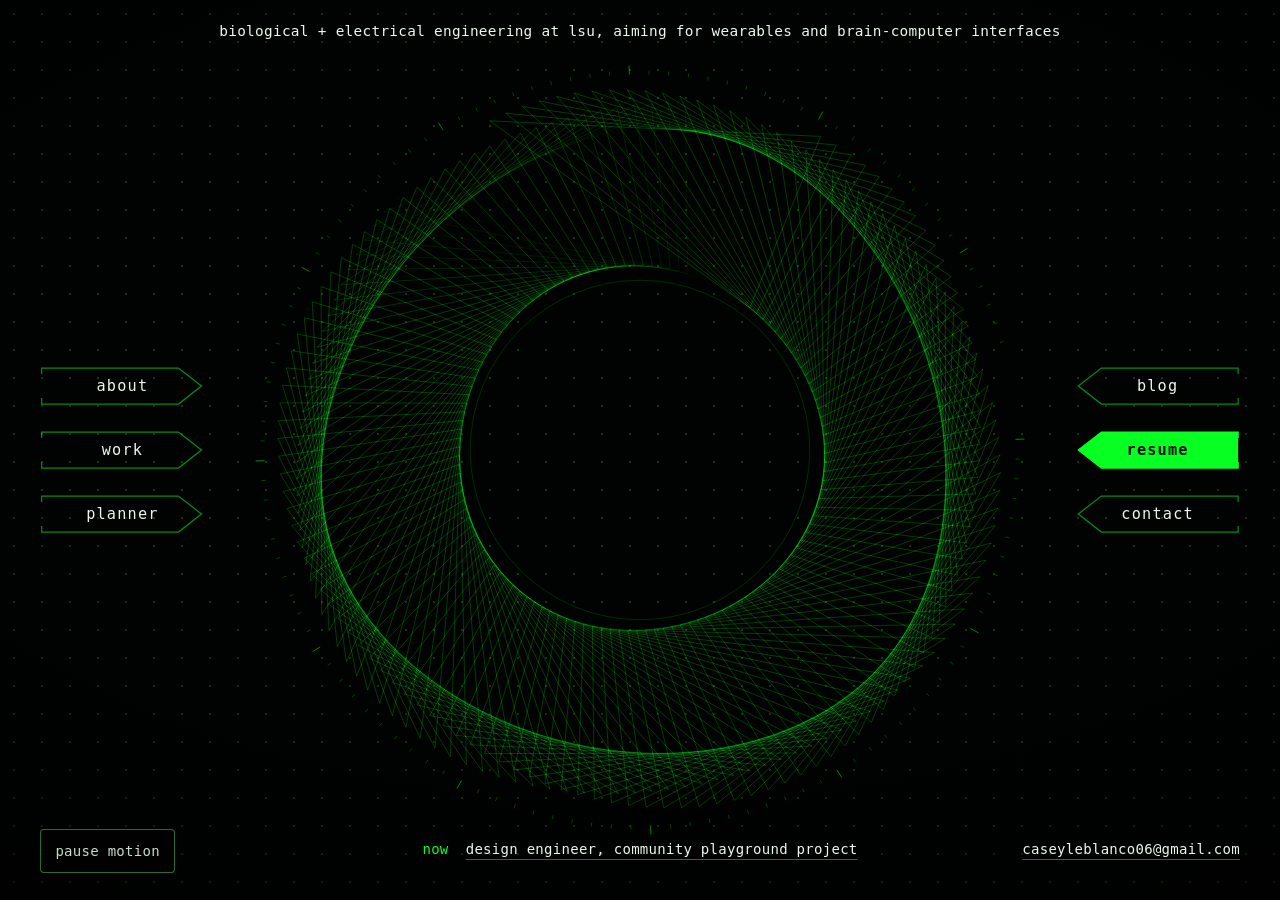
<file: index.html>
<!DOCTYPE html>
<html lang="en">
<head>
    <meta charset="utf-8">
    <meta name="viewport" content="width=device-width, initial-scale=1">
    <title>Casey LeBlanc | Computing whenever and wherever you need it</title>
    <meta name="description" content="Casey LeBlanc studies biological and electrical engineering at LSU, with a robotics minor, and is building toward wearable computing and brain-computer interfaces. Resume, projects and blog.">
    <meta name="color-scheme" content="dark">
    <meta name="theme-color" content="#060d09">
    <meta property="og:type" content="website">
    <meta property="og:site_name" content="Casey LeBlanc">
    <meta property="og:title" content="Casey LeBlanc | Computing whenever and wherever you need it">
    <meta property="og:description" content="Biological and electrical engineering at LSU, building toward wearable computing and brain-computer interfaces.">
    <meta property="og:url" content="https://caseyleblanc.dev/">
    <meta name="twitter:card" content="summary">
    <link rel="canonical" href="https://caseyleblanc.dev/">
    <link rel="icon" href="Assets/favicon.svg" type="image/svg+xml">
    <link rel="preload" href="Assets/Atkinson-Hyperlegible-Regular-102a.woff2" as="font" type="font/woff2" crossorigin>
    <link rel="preload" href="Assets/Atkinson-Hyperlegible-Bold-102.ttf" as="font" type="font/ttf" crossorigin>
    <link rel="stylesheet" href="site.css">
    <script>
        // links to the old one-page site (#about, #work, ...) land on the page that holds that section now
        (function () {
            var to = { "#about": "about/", "#work": "work/", "#writing": "blog/", "#contact": "about/#contact" }[location.hash];
            if (to) location.replace(to);
        })();
        // coming back to the menu from another page of the site: ring.js weaves the ring back together and
        // gathers the name, and the page you left recedes into it. A first visit gets the usual draw-in instead.
        (function () {
            var root = document.documentElement, back = false;
            try {
                var ref = document.referrer ? new URL(document.referrer) : null;
                var nav = performance.getEntriesByType("navigation")[0];
                var type = nav ? nav.type : "";
                back = ((ref && ref.origin === location.origin && ref.pathname !== location.pathname) || type === "back_forward") &&
                    type !== "reload" && matchMedia("(prefers-reduced-motion: no-preference)").matches && localStorage.getItem("ring-motion") !== "off";
            } catch (e) {
                /* storage or URL blocked: a plain arrival */
            }
            if (!back) return;
            root.classList.add("menu-return");
            addEventListener("pagereveal", function (e) {
                if (e.viewTransition) e.viewTransition.types.add("to-menu");
            });
            // never leave the menu hidden if ring.js does not run
            setTimeout(function () {
                root.classList.remove("menu-return");
            }, 2500);
        })();
    </script>
</head>
<body class="home">
    <a class="skip-link" href="#menu">skip to menu</a>

    <main class="home-stage" id="main" data-ring>
        <div class="ring" aria-hidden="true">
            <svg class="ring-still" viewBox="-100 -100 200 200" aria-hidden="true" focusable="false"><path class="ring-weave" d="M22.4 -36.6L-39.4 -77.5L39.4 -77.5ZM24.2 -35.4L-35.5 -79.3L43.2 -75.4ZM25.9 -34.2L-31.6 -80.9L46.7 -73.2ZM27.6 -33L-27.5 -82.2L50.2 -70.6ZM29.2 -31.6L-23.4 -83.2L53.5 -67.9ZM30.8 -30.2L-19.2 -84L56.6 -65ZM32.3 -28.7L-15 -84.5L59.5 -61.9ZM33.7 -27.1L-10.8 -84.8L62.2 -58.7ZM35.1 -25.5L-6.6 -84.9L64.7 -55.3ZM36.4 -23.8L-2.4 -84.7L67 -51.8ZM37.6 -22L1.7 -84.3L69.1 -48.2ZM38.8 -20.2L5.8 -83.7L71 -44.6ZM39.8 -18.3L9.9 -82.8L72.8 -40.8ZM40.8 -16.4L13.9 -81.8L74.3 -37ZM41.6 -14.4L17.8 -80.7L75.7 -33.2ZM42.4 -12.4L21.6 -79.4L76.9 -29.3ZM43 -10.3L25.4 -77.9L77.9 -25.4ZM43.5 -8.2L29.1 -76.3L78.8 -21.4ZM43.9 -6.1L32.7 -74.6L79.5 -17.5ZM44.2 -3.9L36.2 -72.7L80.1 -13.6ZM44.4 -1.7L39.7 -70.7L80.5 -9.6ZM44.4 0.4L43.1 -68.7L80.9 -5.6ZM44.4 2.6L46.4 -66.5L81.1 -1.7ZM44.2 4.8L49.7 -64.2L81.1 2.3ZM43.8 7L52.8 -61.8L81 6.3ZM43.4 9.1L55.9 -59.2L80.8 10.3ZM42.8 11.2L59 -56.6L80.5 14.3ZM42.2 13.3L61.9 -53.8L80 18.3ZM41.4 15.3L64.7 -50.9L79.3 22.3ZM40.5 17.2L67.5 -47.9L78.5 26.3ZM39.5 19.2L70.1 -44.8L77.5 30.2ZM38.4 21L72.5 -41.5L76.3 34.2ZM37.2 22.8L74.9 -38.1L74.9 38.1ZM36 24.6L77 -34.5L73.3 41.9ZM34.6 26.2L79 -30.9L71.5 45.7ZM33.2 27.8L80.8 -27.1L69.5 49.4ZM31.8 29.4L82.4 -23.2L67.3 53ZM30.2 30.8L83.8 -19.2L64.9 56.4ZM28.6 32.2L84.9 -15.1L62.2 59.7ZM27 33.5L85.8 -10.9L59.4 62.9ZM25.3 34.8L86.5 -6.7L56.4 65.9ZM23.5 35.9L86.8 -2.5L53.1 68.7ZM21.7 37L86.9 1.8L49.8 71.3ZM19.8 38.1L86.7 6L46.2 73.6ZM18 39L86.3 10.3L42.5 75.8ZM16 39.9L85.6 14.5L38.7 77.7ZM14.1 40.6L84.6 18.6L34.8 79.3ZM12.1 41.3L83.3 22.7L30.7 80.7ZM10.1 41.9L81.8 26.7L26.7 81.8ZM8 42.5L80.1 30.5L22.5 82.7ZM5.9 42.9L78.2 34.3L18.4 83.4ZM3.8 43.3L76.1 37.9L14.2 83.8ZM1.7 43.5L73.8 41.4L10 84ZM-0.4 43.6L71.3 44.7L5.8 83.9ZM-2.6 43.7L68.6 47.9L1.7 83.7ZM-4.7 43.6L65.9 51L-2.4 83.3ZM-6.9 43.4L63 53.9L-6.4 82.6ZM-9 43.1L60 56.6L-10.4 81.8ZM-11.2 42.7L56.9 59.2L-14.4 80.9ZM-13.3 42.2L53.7 61.7L-18.3 79.8ZM-15.3 41.6L50.4 64.1L-22.1 78.5ZM-17.4 40.8L47.1 66.3L-25.8 77.1ZM-19.4 40L43.7 68.4L-29.5 75.6ZM-21.3 39L40.3 70.4L-33.2 74ZM-23.2 37.9L36.7 72.3L-36.7 72.3ZM-25.1 36.7L33.2 74L-40.3 70.4ZM-26.8 35.4L29.5 75.6L-43.7 68.4ZM-28.5 34L25.8 77.1L-47.1 66.3ZM-30.1 32.5L22.1 78.5L-50.4 64.1ZM-31.6 31L18.3 79.8L-53.7 61.7ZM-33 29.3L14.4 80.9L-56.9 59.2ZM-34.3 27.6L10.4 81.8L-60 56.6ZM-35.6 25.8L6.4 82.6L-63 53.9ZM-36.7 24L2.4 83.3L-65.9 51ZM-37.8 22.1L-1.7 83.7L-68.6 47.9ZM-38.7 20.2L-5.8 83.9L-71.3 44.7ZM-39.5 18.2L-10 84L-73.8 41.4ZM-40.3 16.2L-14.2 83.8L-76.1 37.9ZM-40.9 14.2L-18.4 83.4L-78.2 34.3ZM-41.5 12.1L-22.5 82.7L-80.1 30.5ZM-41.9 10.1L-26.7 81.8L-81.8 26.7ZM-42.3 8L-30.7 80.7L-83.3 22.7ZM-42.6 5.9L-34.8 79.3L-84.6 18.6ZM-42.8 3.8L-38.7 77.7L-85.6 14.5ZM-42.9 1.7L-42.5 75.8L-86.3 10.3ZM-42.9 -0.4L-46.2 73.6L-86.7 6ZM-42.8 -2.5L-49.8 71.3L-86.9 1.8ZM-42.7 -4.6L-53.1 68.7L-86.8 -2.5ZM-42.4 -6.7L-56.4 65.9L-86.5 -6.7ZM-42.1 -8.8L-59.4 62.9L-85.8 -10.9ZM-41.7 -10.9L-62.2 59.7L-84.9 -15.1ZM-41.2 -12.9L-64.9 56.4L-83.8 -19.2ZM-40.6 -15L-67.3 53L-82.4 -23.2ZM-39.9 -17L-69.5 49.4L-80.8 -27.1ZM-39.1 -19L-71.5 45.7L-79 -30.9ZM-38.2 -20.9L-73.3 41.9L-77 -34.5ZM-37.2 -22.8L-74.9 38.1L-74.9 -38.1ZM-36.2 -24.7L-76.3 34.2L-72.5 -41.5ZM-35 -26.5L-77.5 30.2L-70.1 -44.8ZM-33.7 -28.3L-78.5 26.3L-67.5 -47.9ZM-32.4 -29.9L-79.3 22.3L-64.7 -50.9ZM-30.9 -31.6L-80 18.3L-61.9 -53.8ZM-29.4 -33.1L-80.5 14.3L-59 -56.6ZM-27.8 -34.6L-80.8 10.3L-55.9 -59.2ZM-26.1 -35.9L-81 6.3L-52.8 -61.8ZM-24.3 -37.2L-81.1 2.3L-49.7 -64.2ZM-22.5 -38.3L-81.1 -1.7L-46.4 -66.5ZM-20.6 -39.4L-80.9 -5.6L-43.1 -68.7ZM-18.6 -40.4L-80.5 -9.6L-39.7 -70.7ZM-16.6 -41.2L-80.1 -13.6L-36.2 -72.7ZM-14.5 -41.9L-79.5 -17.5L-32.7 -74.6ZM-12.4 -42.5L-78.8 -21.4L-29.1 -76.3ZM-10.3 -43L-77.9 -25.4L-25.4 -77.9ZM-8.2 -43.4L-76.9 -29.3L-21.6 -79.4ZM-6 -43.6L-75.7 -33.2L-17.8 -80.7ZM-3.9 -43.8L-74.3 -37L-13.9 -81.8ZM-1.7 -43.8L-72.8 -40.8L-9.9 -82.8ZM0.4 -43.7L-71 -44.6L-5.8 -83.7ZM2.6 -43.5L-69.1 -48.2L-1.7 -84.3ZM4.7 -43.2L-67 -51.8L2.4 -84.7ZM6.8 -42.9L-64.7 -55.3L6.6 -84.9ZM8.9 -42.4L-62.2 -58.7L10.8 -84.8ZM10.9 -41.8L-59.5 -61.9L15 -84.5ZM12.9 -41.1L-56.6 -65L19.2 -84ZM14.9 -40.4L-53.5 -67.9L23.4 -83.2ZM16.8 -39.5L-50.2 -70.6L27.5 -82.2ZM18.8 -38.6L-46.7 -73.2L31.6 -80.9ZM20.6 -37.7L-43.2 -75.4L35.5 -79.3Z"/><path class="ring-tick" d="M89.8 4.7L93.2 4.9M89.4 9.4L92.8 9.8M88.8 14.1L92.1 14.6M87.9 18.7L91.2 19.4M86.8 23.3L90.1 24.1M85.5 27.8L88.7 28.8M83.9 32.2L87.1 33.4M82.1 36.6L85.2 37.9M80.1 40.8L83.1 42.3M75.4 49L78.2 50.8M72.7 52.8L75.5 54.8M69.8 56.6L72.5 58.7M66.8 60.1L69.3 62.4M63.6 63.6L66 66M60.1 66.8L62.4 69.3M56.6 69.8L58.7 72.5M52.8 72.7L54.8 75.5M49 75.4L50.8 78.2M40.8 80.1L42.3 83.1M36.6 82.1L37.9 85.2M32.2 83.9L33.4 87.1M27.8 85.5L28.8 88.7M23.3 86.8L24.1 90.1M18.7 87.9L19.4 91.2M14.1 88.8L14.6 92.1M9.4 89.4L9.8 92.8M4.7 89.8L4.9 93.2M-4.7 89.8L-4.9 93.2M-9.4 89.4L-9.8 92.8M-14.1 88.8L-14.6 92.1M-18.7 87.9L-19.4 91.2M-23.3 86.8L-24.1 90.1M-27.8 85.5L-28.8 88.7M-32.2 83.9L-33.4 87.1M-36.6 82.1L-37.9 85.2M-40.8 80.1L-42.3 83.1M-49 75.4L-50.8 78.2M-52.8 72.7L-54.8 75.5M-56.6 69.8L-58.7 72.5M-60.1 66.8L-62.4 69.3M-63.6 63.6L-66 66M-66.8 60.1L-69.3 62.4M-69.8 56.6L-72.5 58.7M-72.7 52.8L-75.5 54.8M-75.4 49L-78.2 50.8M-80.1 40.8L-83.1 42.3M-82.1 36.6L-85.2 37.9M-83.9 32.2L-87.1 33.4M-85.5 27.8L-88.7 28.8M-86.8 23.3L-90.1 24.1M-87.9 18.7L-91.2 19.4M-88.8 14.1L-92.1 14.6M-89.4 9.4L-92.8 9.8M-89.8 4.7L-93.2 4.9M-89.8 -4.7L-93.2 -4.9M-89.4 -9.4L-92.8 -9.8M-88.8 -14.1L-92.1 -14.6M-87.9 -18.7L-91.2 -19.4M-86.8 -23.3L-90.1 -24.1M-85.5 -27.8L-88.7 -28.8M-83.9 -32.2L-87.1 -33.4M-82.1 -36.6L-85.2 -37.9M-80.1 -40.8L-83.1 -42.3M-75.4 -49L-78.2 -50.8M-72.7 -52.8L-75.5 -54.8M-69.8 -56.6L-72.5 -58.7M-66.8 -60.1L-69.3 -62.4M-63.6 -63.6L-66 -66M-60.1 -66.8L-62.4 -69.3M-56.6 -69.8L-58.7 -72.5M-52.8 -72.7L-54.8 -75.5M-49 -75.4L-50.8 -78.2M-40.8 -80.1L-42.3 -83.1M-36.6 -82.1L-37.9 -85.2M-32.2 -83.9L-33.4 -87.1M-27.8 -85.5L-28.8 -88.7M-23.3 -86.8L-24.1 -90.1M-18.7 -87.9L-19.4 -91.2M-14.1 -88.8L-14.6 -92.1M-9.4 -89.4L-9.8 -92.8M-4.7 -89.8L-4.9 -93.2M4.7 -89.8L4.9 -93.2M9.4 -89.4L9.8 -92.8M14.1 -88.8L14.6 -92.1M18.7 -87.9L19.4 -91.2M23.3 -86.8L24.1 -90.1M27.8 -85.5L28.8 -88.7M32.2 -83.9L33.4 -87.1M36.6 -82.1L37.9 -85.2M40.8 -80.1L42.3 -83.1M49 -75.4L50.8 -78.2M52.8 -72.7L54.8 -75.5M56.6 -69.8L58.7 -72.5M60.1 -66.8L62.4 -69.3M63.6 -63.6L66 -66M66.8 -60.1L69.3 -62.4M69.8 -56.6L72.5 -58.7M72.7 -52.8L75.5 -54.8M75.4 -49L78.2 -50.8M80.1 -40.8L83.1 -42.3M82.1 -36.6L85.2 -37.9M83.9 -32.2L87.1 -33.4M85.5 -27.8L88.7 -28.8M86.8 -23.3L90.1 -24.1M87.9 -18.7L91.2 -19.4M88.8 -14.1L92.1 -14.6M89.4 -9.4L92.8 -9.8M89.8 -4.7L93.2 -4.9"/><path class="ring-tick ring-tick-major" d="M89.9 0L97.4 0M77.8 44.9L84.3 48.7M44.9 77.8L48.7 84.3M0 89.9L0 97.4M-44.9 77.8L-48.7 84.3M-77.8 44.9L-84.3 48.7M-89.9 0L-97.4 0M-77.8 -44.9L-84.3 -48.7M-44.9 -77.8L-48.7 -84.3M0 -89.9L0 -97.4M44.9 -77.8L48.7 -84.3M77.8 -44.9L84.3 -48.7"/><circle class="ring-hole" r="40.6"/></svg>
            <canvas class="ring-canvas"></canvas>
        </div>

        <div class="who">
            <h1 class="who-name">Casey LeBlanc</h1>
        </div>
        <p class="home-id">biological + electrical engineering at lsu, aiming for wearables and brain&#8209;computer interfaces</p>

        <nav class="menu" id="menu" aria-label="Main">
            <ul>
                <li><a class="menu-link" href="about/" data-sector="205"><svg class="menu-frame" viewBox="0 0 200 48" preserveAspectRatio="none" aria-hidden="true" focusable="false"><path class="frame-fill" d="M2 6H168L196 24L168 42H2Z"/><path class="frame-line" d="M2 12V6H168L196 24L168 42H2V36"/></svg><span>about</span></a></li>
                <li><a class="menu-link" href="work/" data-sector="180"><svg class="menu-frame" viewBox="0 0 200 48" preserveAspectRatio="none" aria-hidden="true" focusable="false"><path class="frame-fill" d="M2 6H168L196 24L168 42H2Z"/><path class="frame-line" d="M2 12V6H168L196 24L168 42H2V36"/></svg><span>work</span></a></li>
                <li><a class="menu-link" href="planner/" data-sector="155"><svg class="menu-frame" viewBox="0 0 200 48" preserveAspectRatio="none" aria-hidden="true" focusable="false"><path class="frame-fill" d="M2 6H168L196 24L168 42H2Z"/><path class="frame-line" d="M2 12V6H168L196 24L168 42H2V36"/></svg><span>planner</span></a></li>
                <li><a class="menu-link" href="blog/" data-sector="335"><svg class="menu-frame" viewBox="0 0 200 48" preserveAspectRatio="none" aria-hidden="true" focusable="false"><path class="frame-fill" d="M2 6H168L196 24L168 42H2Z"/><path class="frame-line" d="M2 12V6H168L196 24L168 42H2V36"/></svg><span>blog</span></a></li>
                <li><a class="menu-link is-primary" href="resume/" data-sector="0"><svg class="menu-frame" viewBox="0 0 200 48" preserveAspectRatio="none" aria-hidden="true" focusable="false"><path class="frame-fill" d="M2 6H168L196 24L168 42H2Z"/><path class="frame-line" d="M2 12V6H168L196 24L168 42H2V36"/></svg><span>resume</span></a></li>
                <li><a class="menu-link" href="about/#contact" data-sector="25"><svg class="menu-frame" viewBox="0 0 200 48" preserveAspectRatio="none" aria-hidden="true" focusable="false"><path class="frame-fill" d="M2 6H168L196 24L168 42H2Z"/><path class="frame-line" d="M2 12V6H168L196 24L168 42H2V36"/></svg><span>contact</span></a></li>
            </ul>
        </nav>

        <p class="home-now"><span class="now-key">now</span> <a href="about/#experience">design engineer, community playground project</a></p>
        <a class="home-mail" href="mailto:caseyleblanco06@gmail.com">caseyleblanco06@gmail.com</a>
        <button class="motion-toggle" type="button" data-motion-toggle hidden>pause motion</button>
    </main>

    <script src="ring.js" defer></script>
</body>
</html>
</file>
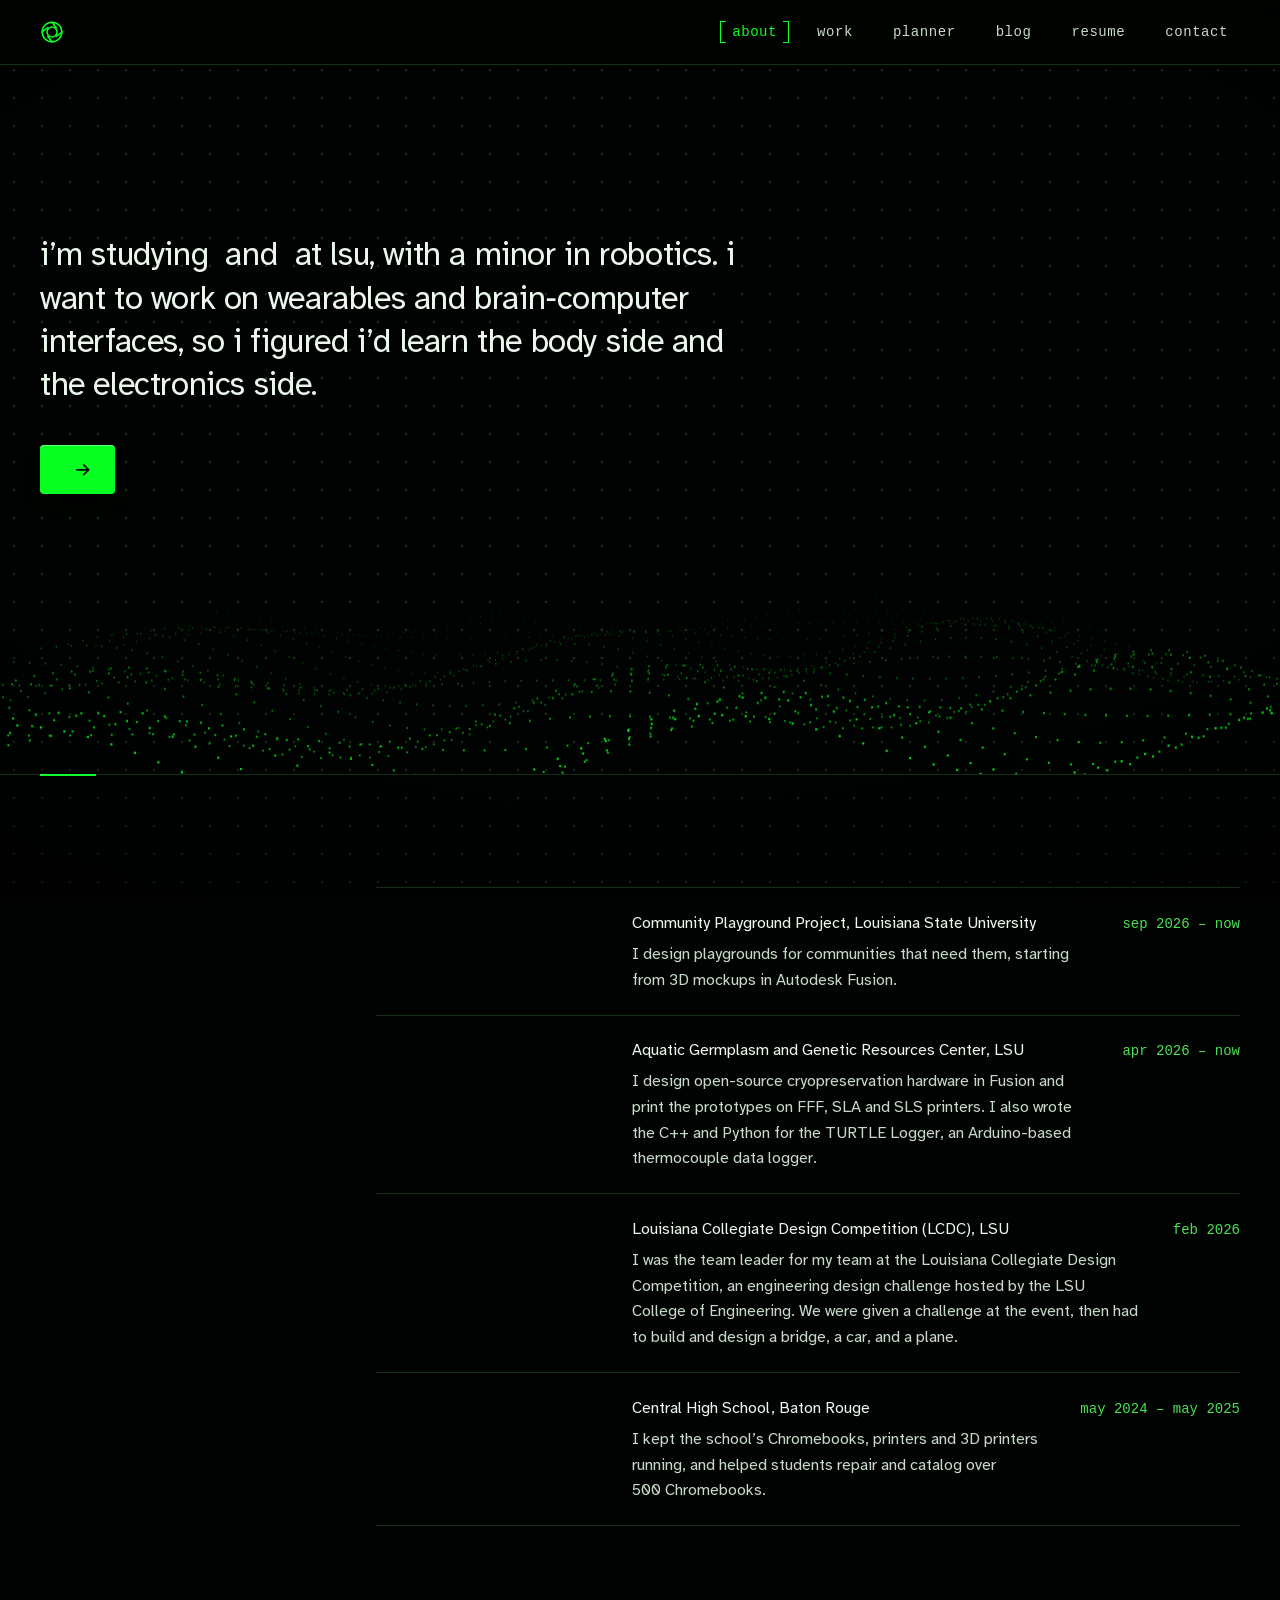
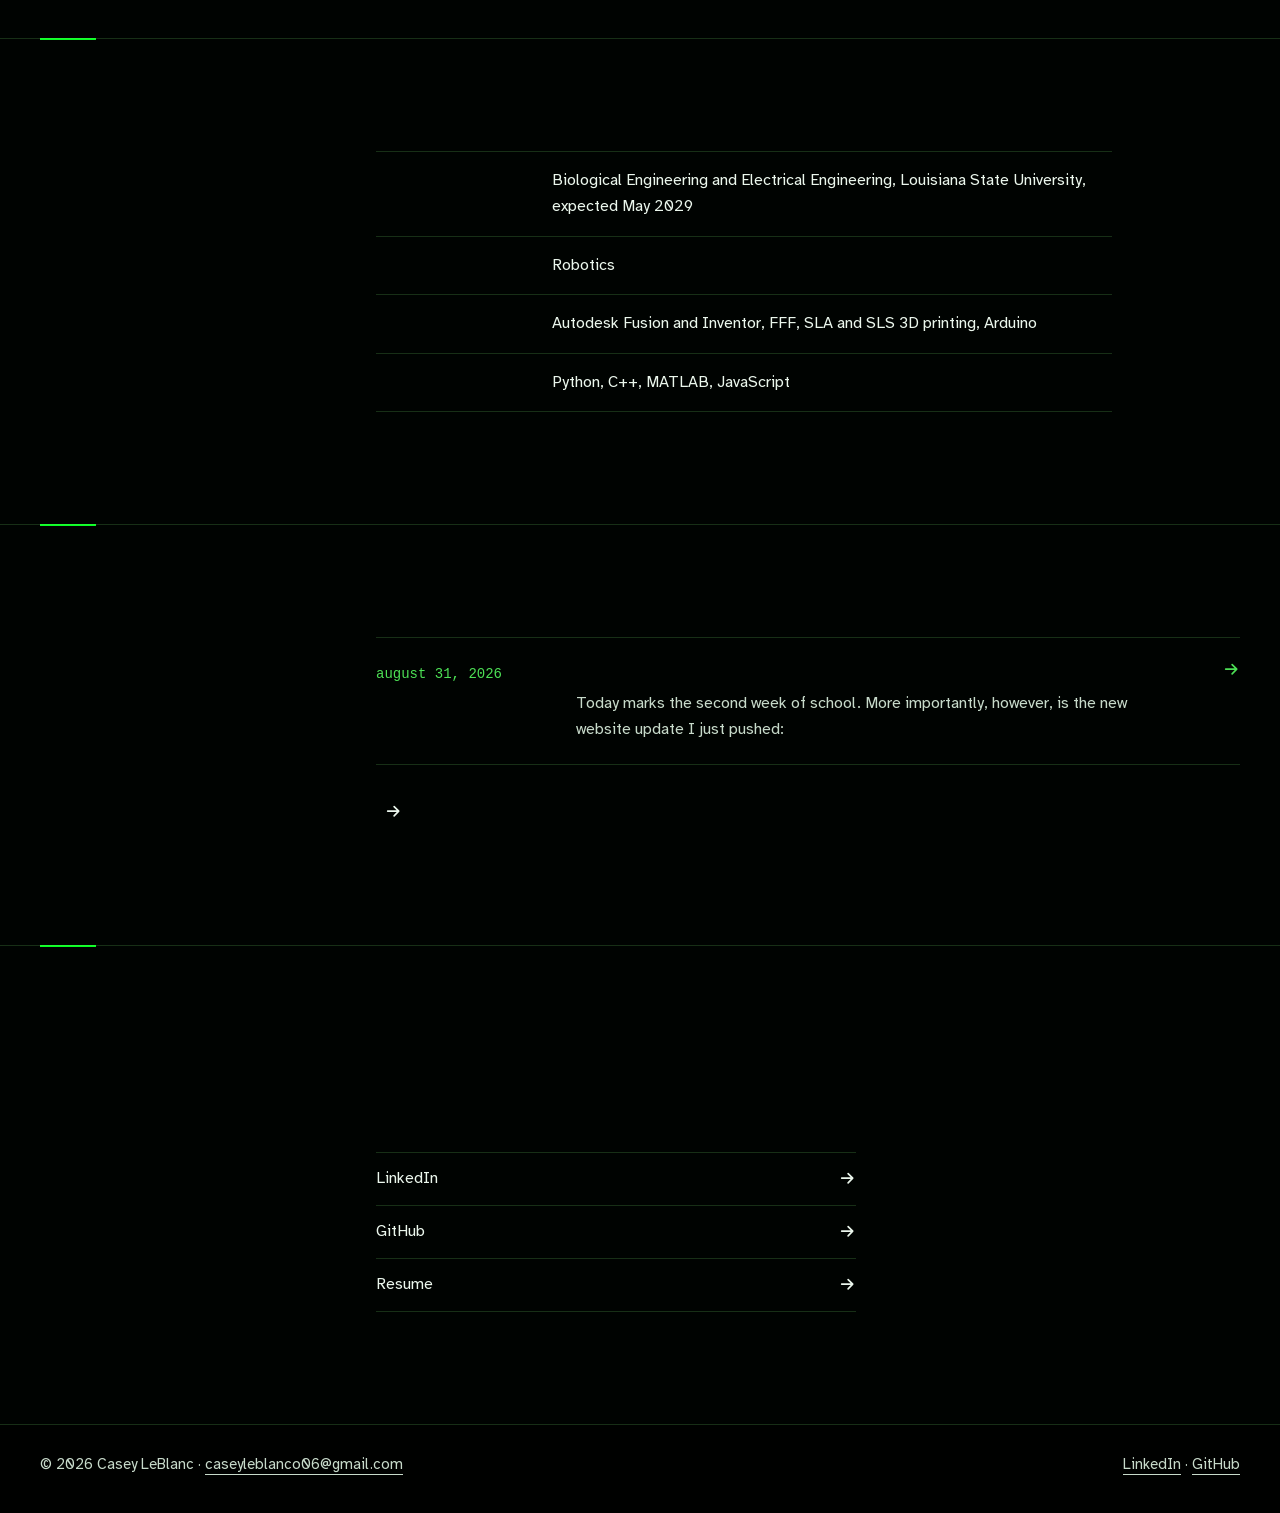
<file: about/index.html>
<!DOCTYPE html>
<html lang="en">
<head>
    <meta charset="utf-8">
    <meta name="viewport" content="width=device-width, initial-scale=1">
    <title>About | Casey LeBlanc</title>
    <meta name="description" content="Casey LeBlanc studies biological and electrical engineering at LSU and works as a design engineer on the Community Playground Project. Experience, background, writing and contact.">
    <meta name="color-scheme" content="dark">
    <meta name="theme-color" content="#060d09">
    <meta property="og:type" content="website">
    <meta property="og:site_name" content="Casey LeBlanc">
    <meta property="og:title" content="About | Casey LeBlanc">
    <meta property="og:description" content="Casey LeBlanc studies biological and electrical engineering at LSU and works as a design engineer on the Community Playground Project. Experience, background, writing and contact.">
    <meta property="og:url" content="https://caseyleblanc.dev/about/">
    <meta name="twitter:card" content="summary">
    <link rel="canonical" href="https://caseyleblanc.dev/about/">
    <link rel="icon" href="../Assets/favicon.svg" type="image/svg+xml">
    <link rel="preload" href="../Assets/Atkinson-Hyperlegible-Regular-102a.woff2" as="font" type="font/woff2" crossorigin>
    <link rel="stylesheet" href="../site.css">
    <script>
        // motion.js prints the page in. It only runs when motion is allowed, and the page shows anyway if it never loads.
        if (matchMedia("(prefers-reduced-motion: no-preference)").matches) {
            document.documentElement.classList.add("motion");
            setTimeout(function () {
                if (!document.documentElement.classList.contains("motion-ready")) document.documentElement.classList.remove("motion");
            }, 3000);
        }
    </script>
</head>
<body>
    <a class="skip-link" href="#main">skip to content</a>

    <header class="site-header">
        <div class="wrap header-inner">
            <a class="wordmark" href="../">
                <svg class="mark" viewBox="0 0 20 20" aria-hidden="true" focusable="false"><circle cx="10" cy="10" r="8.2"/><circle cx="10" cy="10" r="4.2"/><path d="M10 1.8 13.6 6.4M18.2 10 13.6 13.6M10 18.2 6.4 13.6M1.8 10 6.4 6.4"/></svg>
                casey leblanc
            </a>
            <nav class="site-nav" aria-label="Main">
                <ul>
                    <li><a href="../about/" aria-current="page">about</a></li>
                    <li><a href="../work/">work</a></li>
                    <li><a href="../planner/">planner</a></li>
                    <li><a href="../blog/">blog</a></li>
                    <li><a href="../resume/">resume</a></li>
                    <li><a href="../about/#contact">contact</a></li>
                </ul>
            </nav>
        </div>
    </header>

    <main id="main">
        <div class="wrap">
            <header class="page-head about-head">
                <h1 class="page-title">about</h1>
                <p class="statement">I&#8217;m studying <strong>biological</strong> and <strong>electrical engineering</strong> at LSU, with a minor in robotics. I want to work on wearables and brain&#8209;computer interfaces, so I figured I&#8217;d learn the body side and the electronics side.</p>
                <div class="actions">
                    <a class="btn btn-primary" href="../resume/">view resume <svg class="arrow" viewBox="0 0 20 20" aria-hidden="true" focusable="false"><path d="M4 10h11M11 5l5 5-5 5"/></svg></a>
                    <a class="btn-link" href="mailto:caseyleblanco06@gmail.com">email me</a>
                </div>
            </header>
        </div>
        <canvas class="wave" aria-hidden="true" data-wave></canvas>

        <section class="section" id="experience" aria-labelledby="experience-title">
            <div class="wrap section-grid">
                <h2 class="section-title" id="experience-title">experience</h2>
                <ul class="rows">
                    <li class="row row-work">
                        <h3 class="row-title">Design Engineer</h3>
                        <div class="row-body">
                            <p class="row-org">Community Playground Project, Louisiana State University</p>
                            <p class="row-text">I design playgrounds for communities that need them, starting from 3D mockups in Autodesk Fusion.</p>
                        </div>
                        <span class="row-when">sep 2026 &ndash; now</span>
                    </li>
                    <li class="row row-work">
                        <h3 class="row-title">Undergraduate Student Researcher</h3>
                        <div class="row-body">
                            <p class="row-org">Aquatic Germplasm and Genetic Resources Center, LSU</p>
                            <p class="row-text">I design open-source cryopreservation hardware in Fusion and print the prototypes on FFF, SLA and SLS printers. I also wrote the C++ and Python for the TURTLE Logger, an Arduino-based thermocouple data logger.</p>
                        </div>
                        <span class="row-when">apr 2026 &ndash; now</span>
                    </li>
                    <li class="row row-work">
                        <h3 class="row-title">Team Leader</h3>
                        <div class="row-body">
                            <p class="row-org">Louisiana Collegiate Design Competition (LCDC), LSU</p>
                            <p class="row-text">I was the team leader for my team at the Louisiana Collegiate Design Competition, an engineering design challenge hosted by the LSU College of Engineering. We were given a challenge at the event, then had to build and design a bridge, a car, and a plane.</p>
                        </div>
                        <span class="row-when">feb 2026</span>
                    </li>
                    <li class="row row-work">
                        <h3 class="row-title">Help Desk Employee</h3>
                        <div class="row-body">
                            <p class="row-org">Central High School, Baton Rouge</p>
                            <p class="row-text">I kept the school&#8217;s Chromebooks, printers and 3D printers running, and helped students repair and catalog over 500 Chromebooks.</p>
                        </div>
                        <span class="row-when">may 2024 &ndash; may 2025</span>
                    </li>
                </ul>
            </div>
        </section>

        <section class="section" id="background" aria-labelledby="background-title">
            <div class="wrap section-grid">
                <h2 class="section-title" id="background-title">background</h2>
                <dl class="facts">
                    <div class="fact"><dt>Studying</dt><dd>Biological Engineering and Electrical Engineering, Louisiana State University, expected May 2029</dd></div>
                    <div class="fact"><dt>Minor</dt><dd>Robotics</dd></div>
                    <div class="fact"><dt>Building with</dt><dd>Autodesk Fusion and Inventor, FFF, SLA and SLS 3D printing, Arduino</dd></div>
                    <div class="fact"><dt>Coding in</dt><dd>Python, C++, MATLAB, JavaScript</dd></div>
                </dl>
            </div>
        </section>

        <section class="section" id="writing" aria-labelledby="writing-title">
            <div class="wrap section-grid">
                <h2 class="section-title" id="writing-title">writing</h2>
                <div>
                    <ul class="rows">
<!-- blog:latest:start (generated by tools/blog.py, edit posts/*.md instead) -->
<li class="row row-post"><a class="row-link" href="../blog/#post-2026-08-31-new-update-and-project-brainstorming"><time datetime="2026-08-31">august 31, 2026</time><span class="row-main"><span class="row-title">new update and project brainstorming</span><span class="row-text">Today marks the second week of school. More importantly, however, is the new website update I just pushed:</span></span><svg class="arrow" viewBox="0 0 20 20" aria-hidden="true" focusable="false"><path d="M4 10h11M11 5l5 5-5 5"/></svg></a></li>
<!-- blog:latest:end -->
                    </ul>
                    <p class="more"><a class="btn-link" href="../blog/">all posts <svg class="arrow" viewBox="0 0 20 20" aria-hidden="true" focusable="false"><path d="M4 10h11M11 5l5 5-5 5"/></svg></a></p>
                </div>
            </div>
        </section>

        <section class="section" id="contact" aria-labelledby="contact-title">
            <div class="wrap section-grid">
                <h2 class="section-title" id="contact-title">contact</h2>
                <div>
                    <a class="contact-mail" href="mailto:caseyleblanco06@gmail.com">caseyleblanco06@gmail.com</a>
                    <ul class="link-list">
                        <li><a href="https://www.linkedin.com/in/casey-leblanc-04265731b/" target="_blank" rel="noopener noreferrer">LinkedIn<span class="visually-hidden"> (opens in a new tab)</span> <svg class="arrow" viewBox="0 0 20 20" aria-hidden="true" focusable="false"><path d="M4 10h11M11 5l5 5-5 5"/></svg></a></li>
                        <li><a href="https://github.com/casey-leblanc" target="_blank" rel="noopener noreferrer">GitHub<span class="visually-hidden"> (opens in a new tab)</span> <svg class="arrow" viewBox="0 0 20 20" aria-hidden="true" focusable="false"><path d="M4 10h11M11 5l5 5-5 5"/></svg></a></li>
                        <li><a href="../resume/">Resume <svg class="arrow" viewBox="0 0 20 20" aria-hidden="true" focusable="false"><path d="M4 10h11M11 5l5 5-5 5"/></svg></a></li>
                    </ul>
                </div>
            </div>
        </section>
    </main>

    <footer class="site-footer">
        <div class="wrap footer-inner">
            <p>&copy; 2026 Casey LeBlanc &middot; <a href="mailto:caseyleblanco06@gmail.com">caseyleblanco06@gmail.com</a></p>
            <p><a href="https://www.linkedin.com/in/casey-leblanc-04265731b/" target="_blank" rel="noopener noreferrer">LinkedIn<span class="visually-hidden"> (opens in a new tab)</span></a> &middot; <a href="https://github.com/casey-leblanc" target="_blank" rel="noopener noreferrer">GitHub<span class="visually-hidden"> (opens in a new tab)</span></a></p>
        </div>
    </footer>
    <script src="../wave.js" defer></script>
    <script src="../motion.js" defer></script>
</body>
</html>
</file>
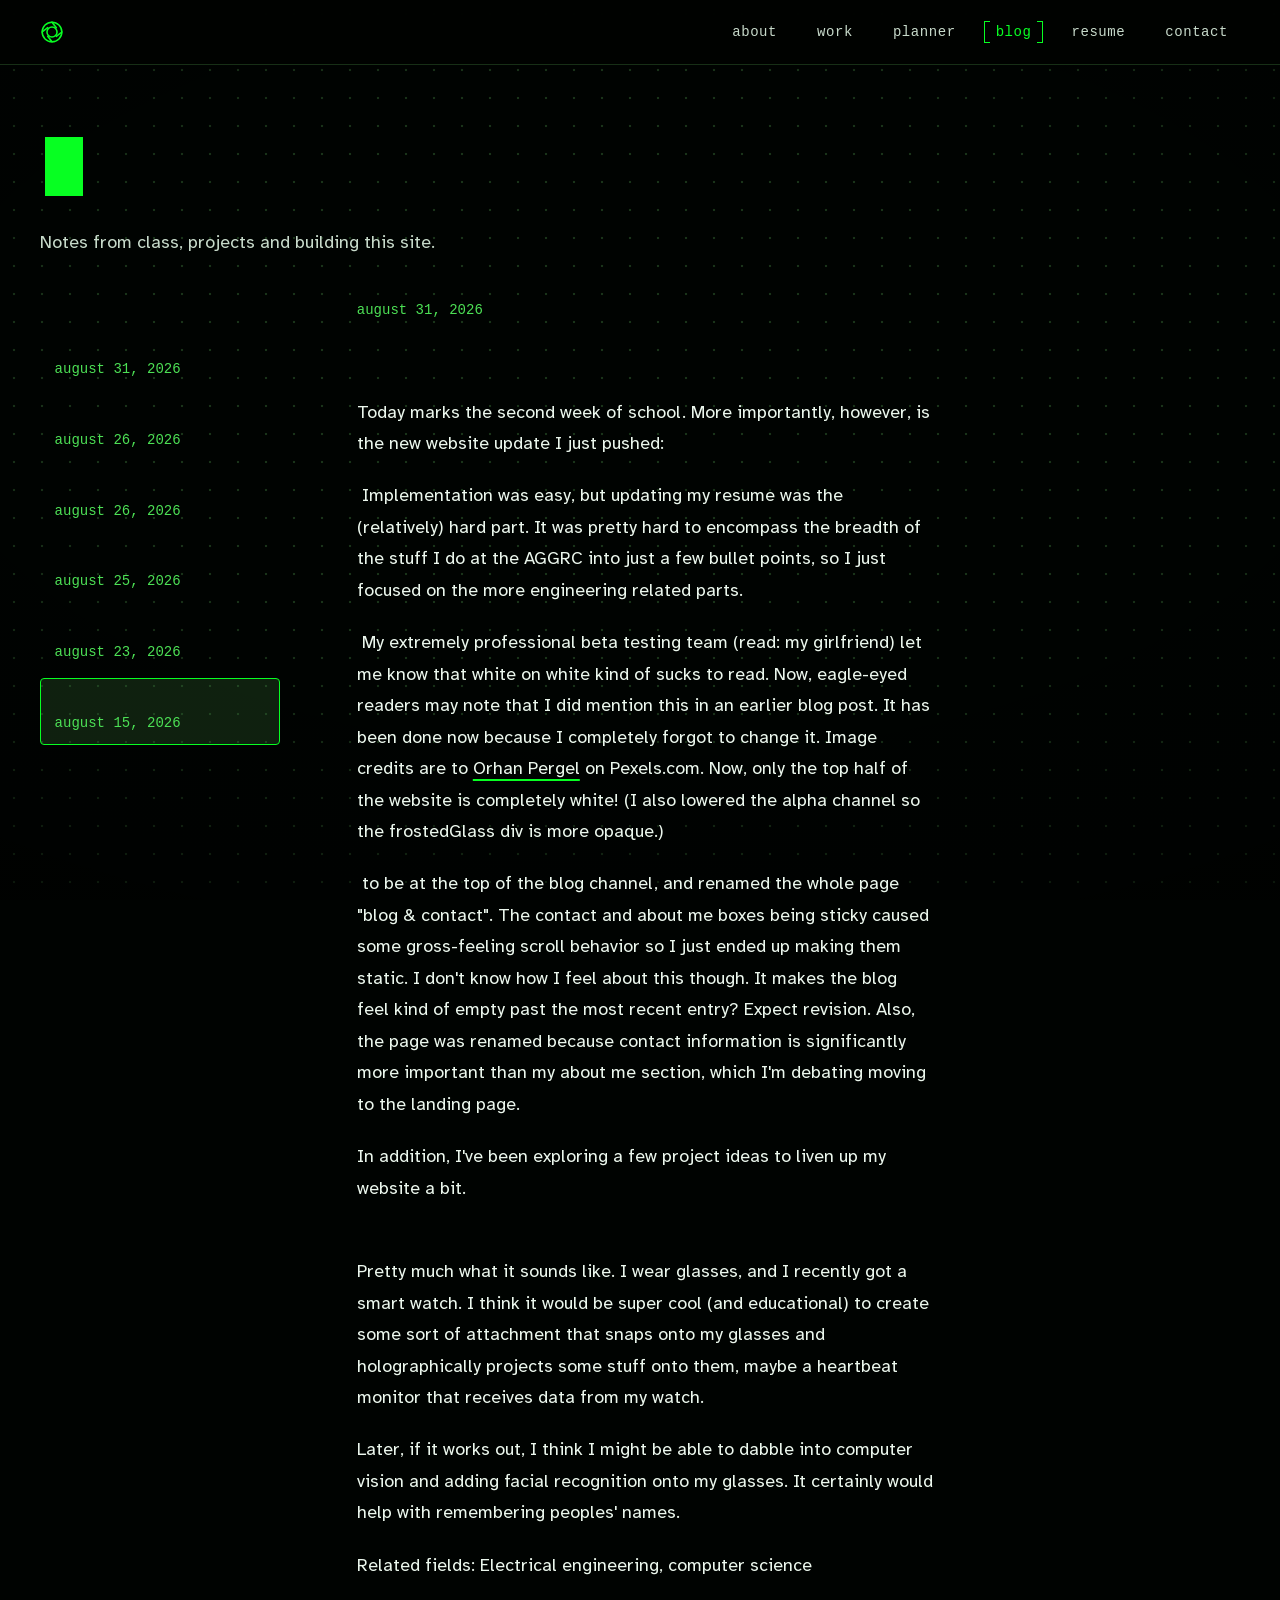
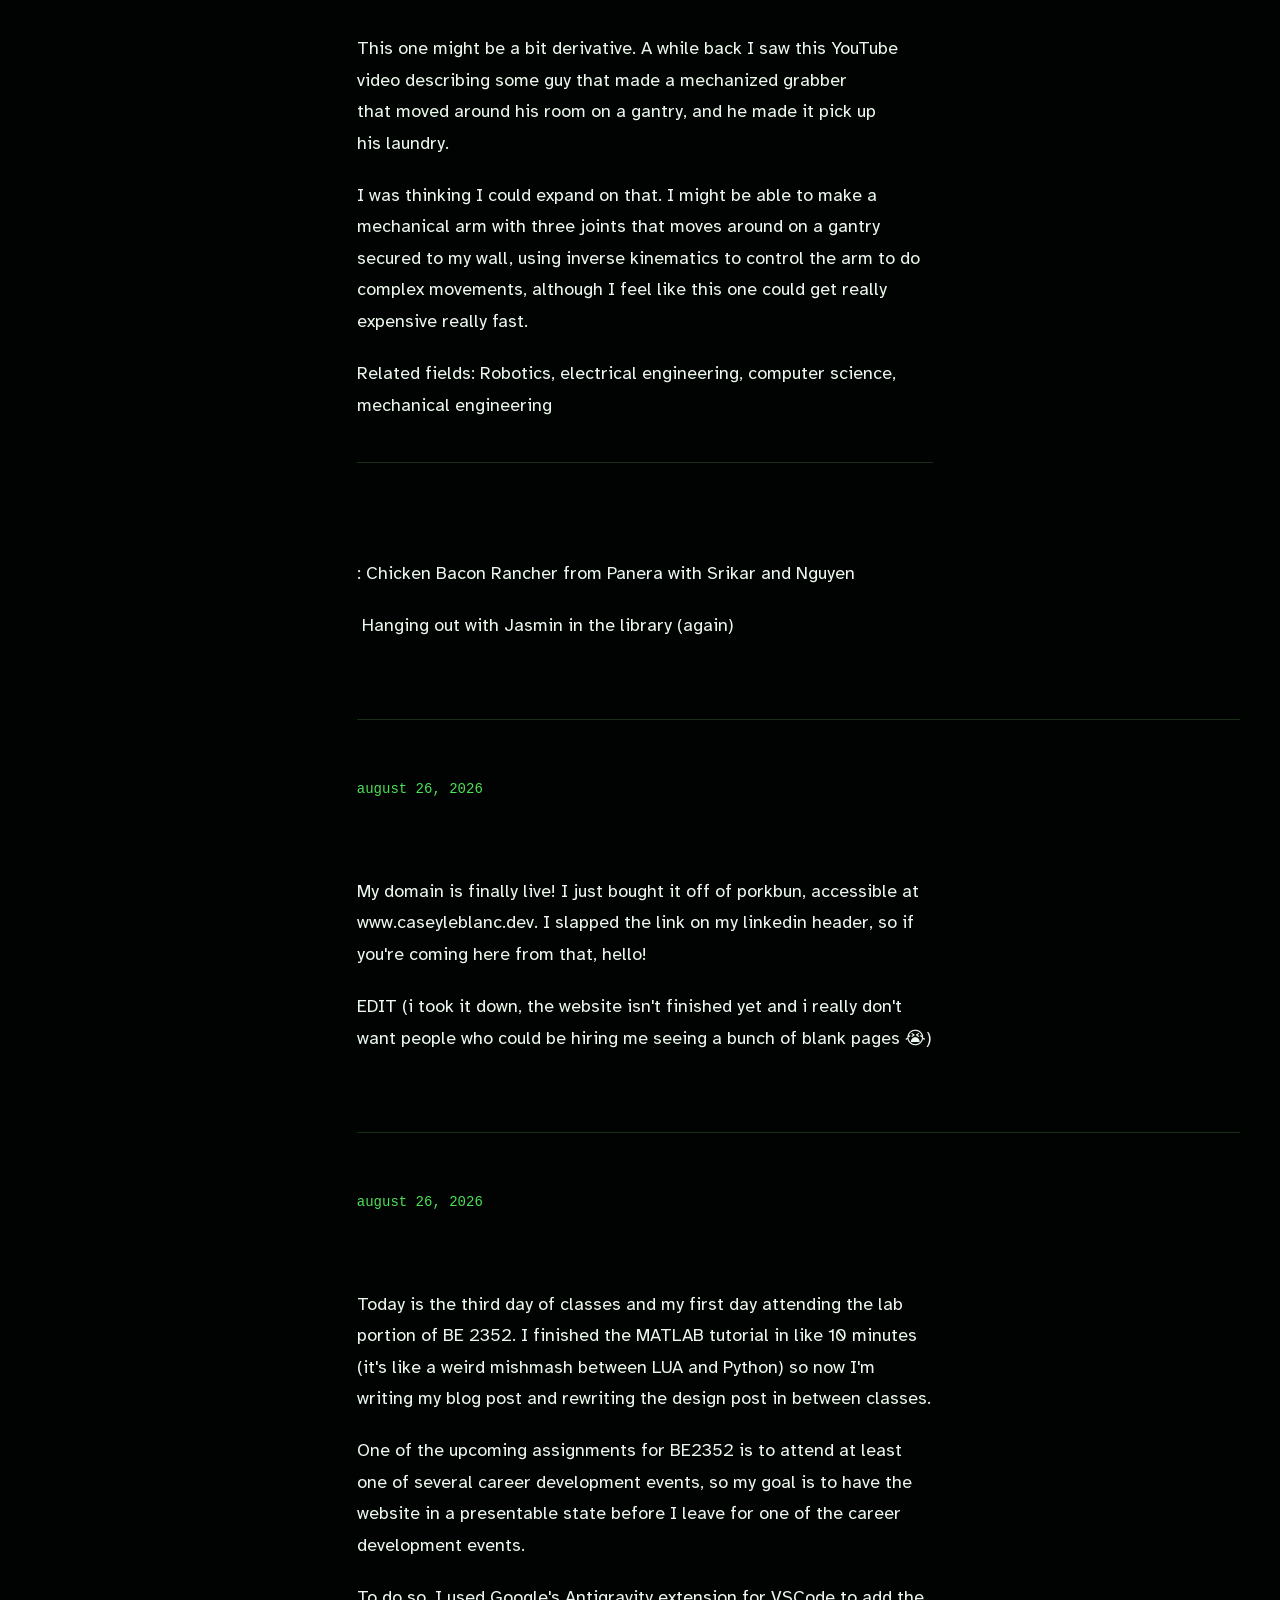
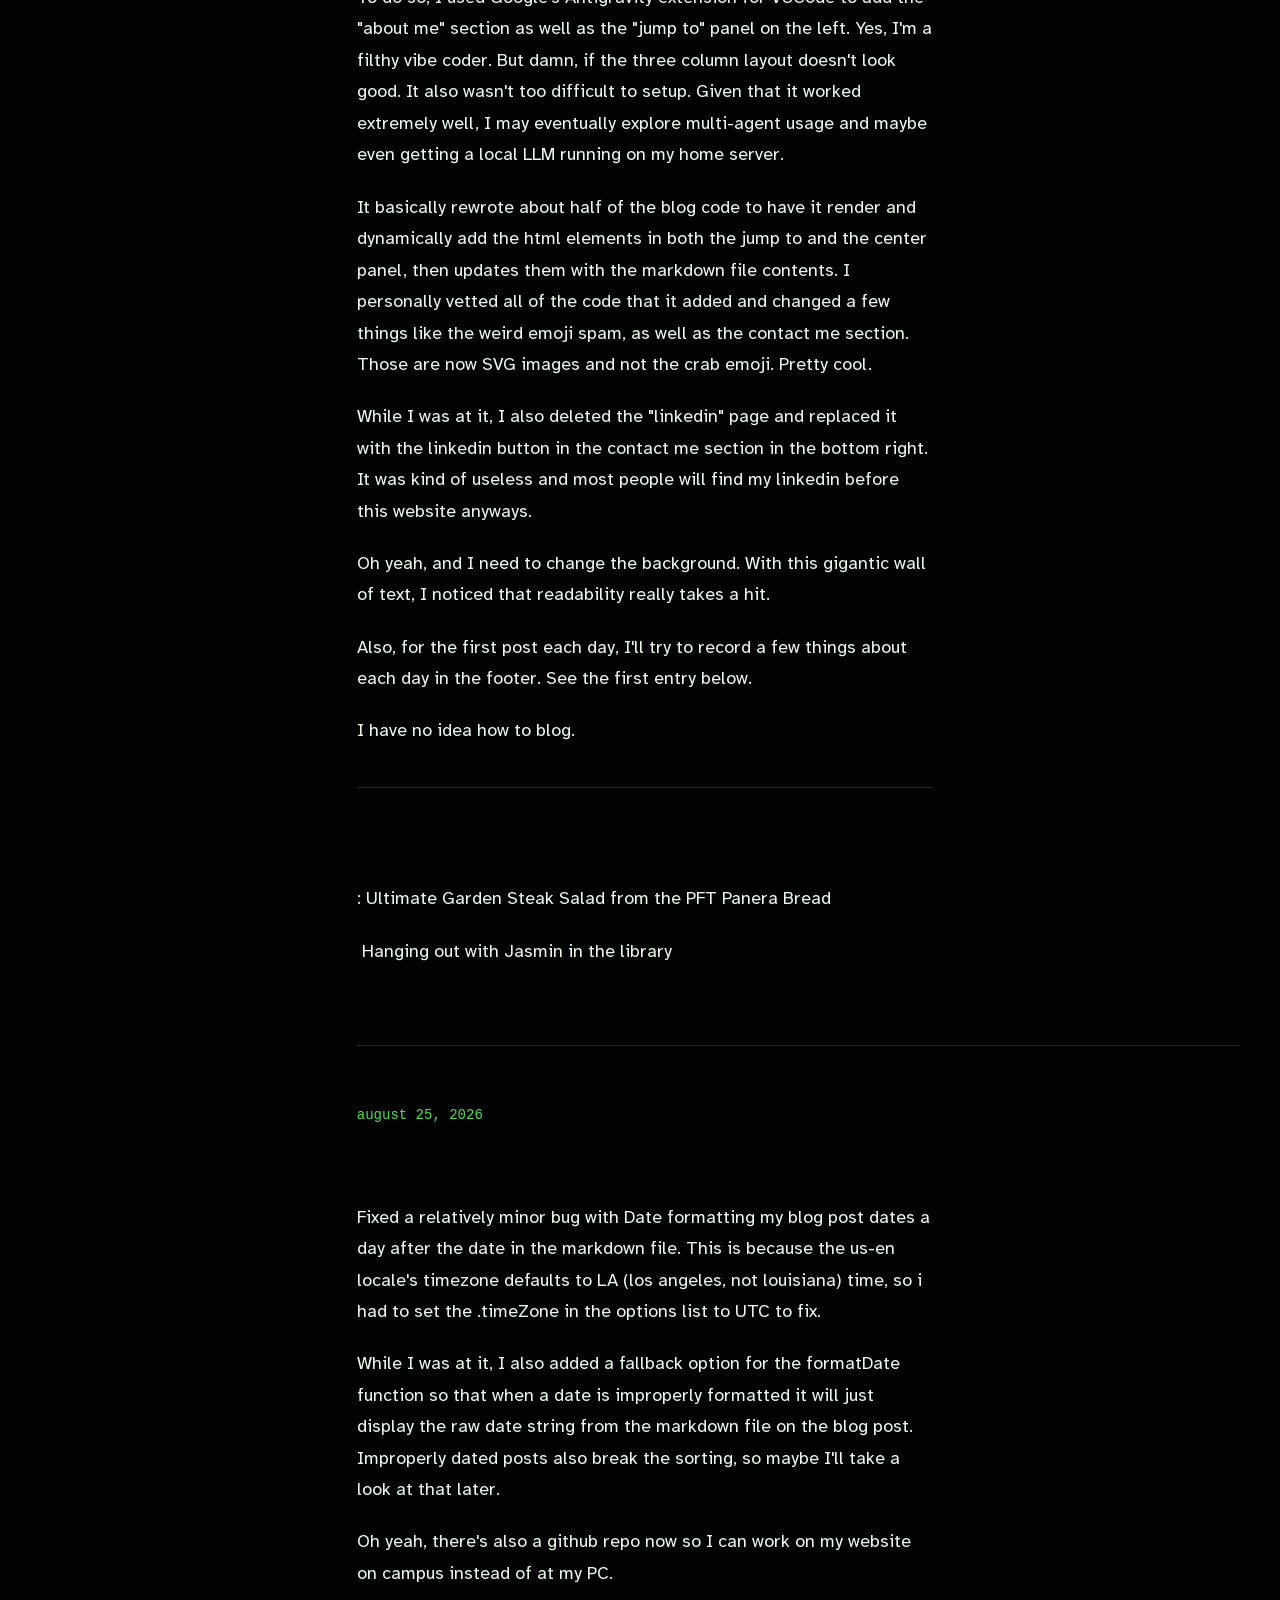
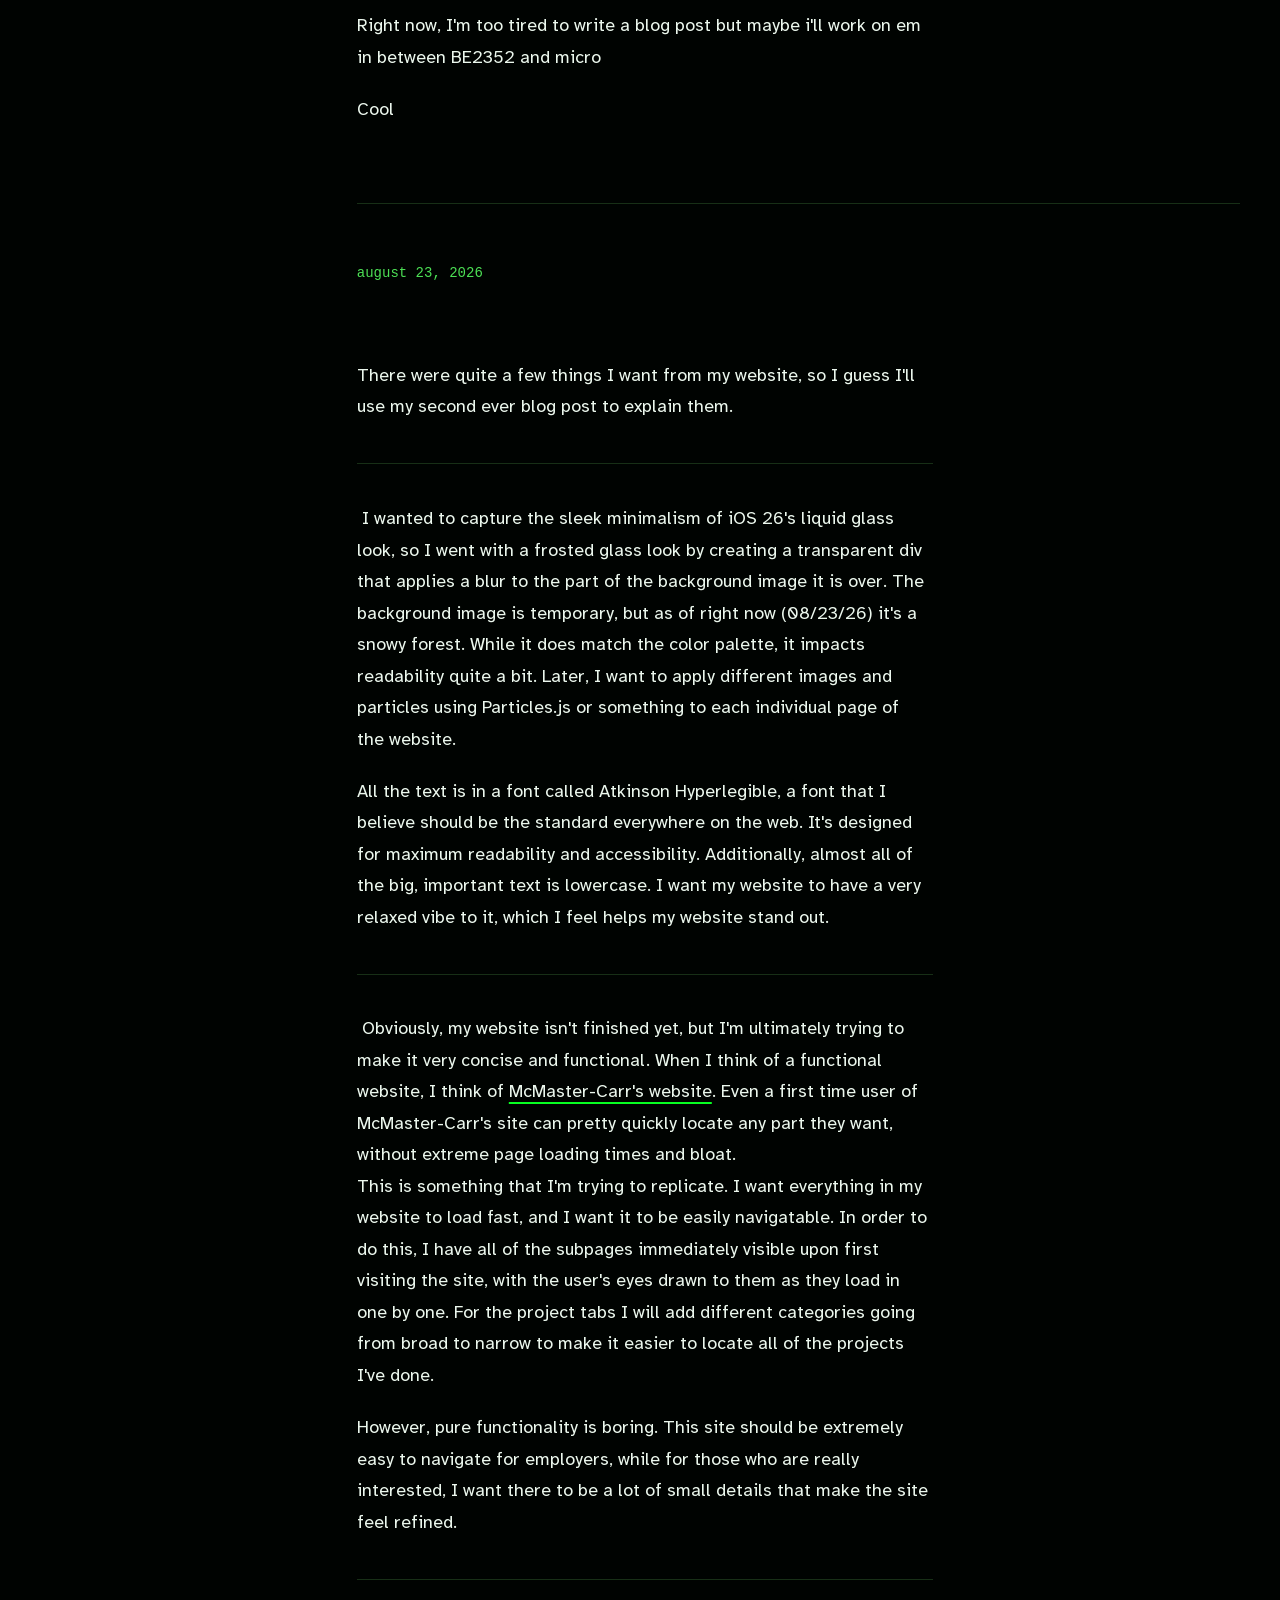
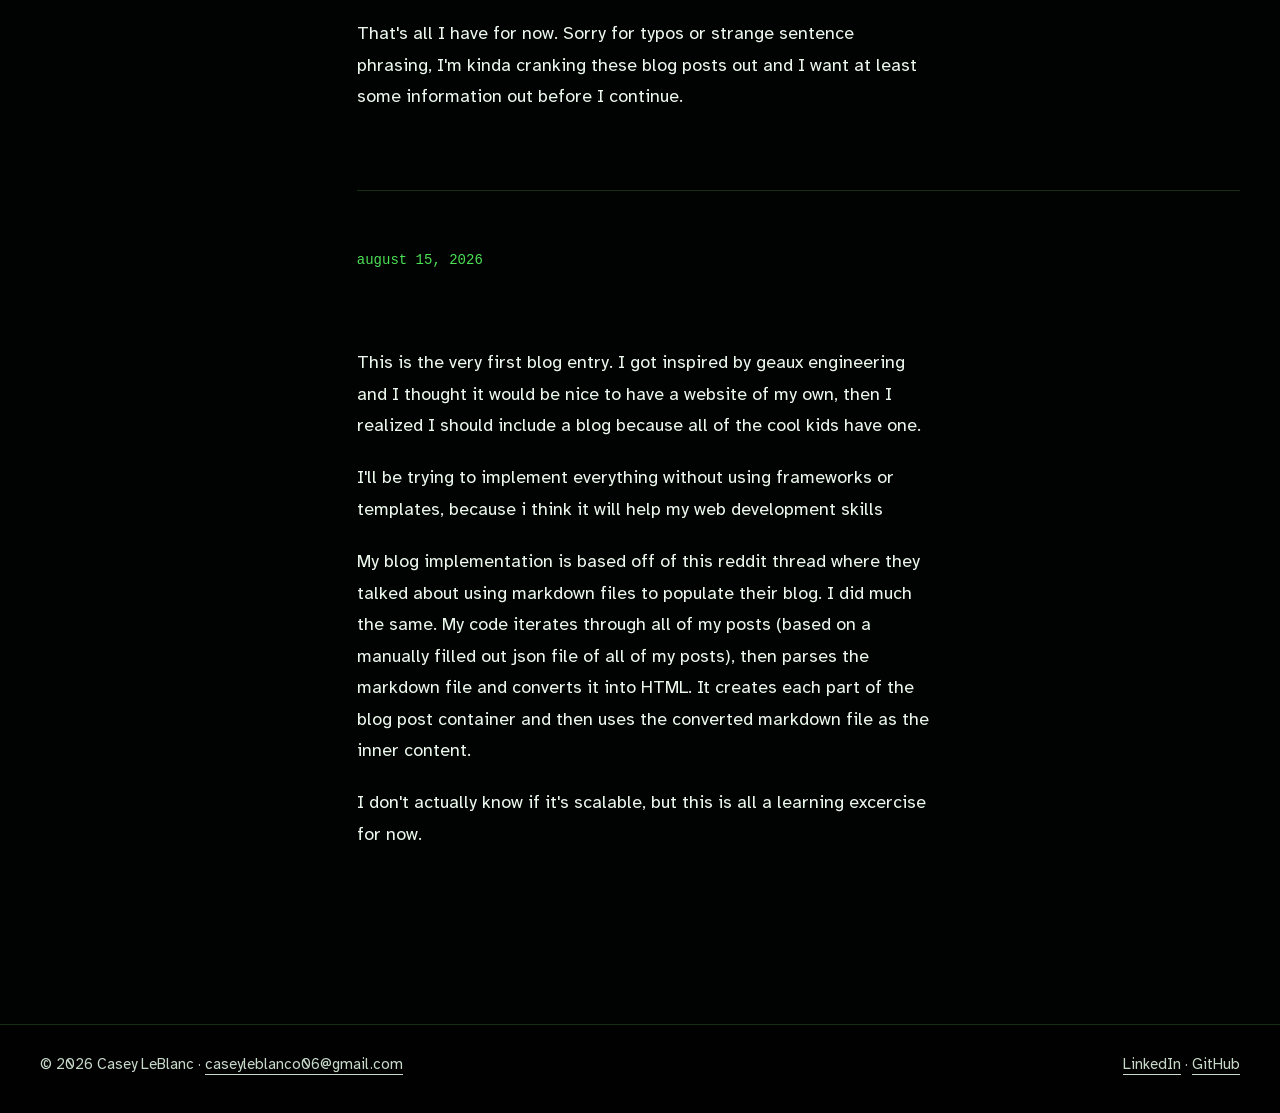
<file: blog/index.html>
<!DOCTYPE html>
<html lang="en">
<head>
    <meta charset="utf-8">
    <meta name="viewport" content="width=device-width, initial-scale=1">
    <title>Blog | Casey LeBlanc</title>
    <meta name="description" content="Notes from class, projects and building this site, by Casey LeBlanc.">
    <meta name="color-scheme" content="dark">
    <meta name="theme-color" content="#060d09">
    <meta property="og:type" content="website">
    <meta property="og:site_name" content="Casey LeBlanc">
    <meta property="og:title" content="Blog | Casey LeBlanc">
    <meta property="og:description" content="Notes from classes, projects and building this site.">
    <meta property="og:url" content="https://caseyleblanc.dev/blog/">
    <meta name="twitter:card" content="summary">
    <link rel="canonical" href="https://caseyleblanc.dev/blog/">
    <link rel="icon" href="../Assets/favicon.svg" type="image/svg+xml">
    <link rel="preload" href="../Assets/Atkinson-Hyperlegible-Regular-102a.woff2" as="font" type="font/woff2" crossorigin>
    <link rel="stylesheet" href="../site.css">
    <script>
        // motion.js prints the page in. It only runs when motion is allowed, and the page shows anyway if it never loads.
        if (matchMedia("(prefers-reduced-motion: no-preference)").matches) {
            document.documentElement.classList.add("motion");
            setTimeout(function () {
                if (!document.documentElement.classList.contains("motion-ready")) document.documentElement.classList.remove("motion");
            }, 3000);
        }
    </script>
</head>
<body>
    <a class="skip-link" href="#main">skip to content</a>

    <header class="site-header">
        <div class="wrap header-inner">
            <a class="wordmark" href="../">
                <svg class="mark" viewBox="0 0 20 20" aria-hidden="true" focusable="false"><circle cx="10" cy="10" r="8.2"/><circle cx="10" cy="10" r="4.2"/><path d="M10 1.8 13.6 6.4M18.2 10 13.6 13.6M10 18.2 6.4 13.6M1.8 10 6.4 6.4"/></svg>
                casey leblanc
            </a>
            <nav class="site-nav" aria-label="Main">
                <ul>
                    <li><a href="../about/">about</a></li>
                    <li><a href="../work/">work</a></li>
                    <li><a href="../planner/">planner</a></li>
                    <li><a href="../blog/" aria-current="page">blog</a></li>
                    <li><a href="../resume/">resume</a></li>
                    <li><a href="../about/#contact">contact</a></li>
                </ul>
            </nav>
        </div>
    </header>

    <main id="main">
        <div class="wrap">
            <header class="page-head">
                <h1 class="page-title" data-typewriter>blog</h1>
                <p class="page-intro">Notes from class, projects and building this site.</p>
            </header>

            <div class="blog-layout">
                <nav class="outline" aria-labelledby="outline-title">
                    <h2 class="outline-heading" id="outline-title">jump to</h2>
                    <ol class="outline-list">
<!-- blog:outline:start (generated by tools/blog.py, edit posts/*.md instead) -->
<li><a class="outline-link" href="#post-2026-08-31-new-update-and-project-brainstorming" data-post-id="post-2026-08-31-new-update-and-project-brainstorming" aria-current="true"><span class="outline-title">new update and project brainstorming</span><time datetime="2026-08-31">august 31, 2026</time></a></li>
<li><a class="outline-link" href="#post-2026-08-26-domain-is-live" data-post-id="post-2026-08-26-domain-is-live"><span class="outline-title">domain is live!</span><time datetime="2026-08-26">august 26, 2026</time></a></li>
<li><a class="outline-link" href="#post-2026-08-26-matt-lab-and-the-start-of-random-stuff-section" data-post-id="post-2026-08-26-matt-lab-and-the-start-of-random-stuff-section"><span class="outline-title">matt lab and the start of random stuff section</span><time datetime="2026-08-26">august 26, 2026</time></a></li>
<li><a class="outline-link" href="#post-2026-08-25-bugfix" data-post-id="post-2026-08-25-bugfix"><span class="outline-title">bugfix</span><time datetime="2026-08-25">august 25, 2026</time></a></li>
<li><a class="outline-link" href="#post-2026-08-23-building-the-website-and-design-considerations-pt-1" data-post-id="post-2026-08-23-building-the-website-and-design-considerations-pt-1"><span class="outline-title">building the website (and design considerations) pt. 1</span><time datetime="2026-08-23">august 23, 2026</time></a></li>
<li><a class="outline-link" href="#post-2026-08-15-test" data-post-id="post-2026-08-15-test"><span class="outline-title">test</span><time datetime="2026-08-15">august 15, 2026</time></a></li>
<!-- blog:outline:end -->
                    </ol>
                </nav>

                <div class="posts">
<!-- blog:posts:start (generated by tools/blog.py, edit posts/*.md instead) -->
<article class="post" id="post-2026-08-31-new-update-and-project-brainstorming">
<header class="post-head">
<time datetime="2026-08-31">august 31, 2026</time>
<h2 class="post-title">new update and project brainstorming</h2>
</header>
<div class="prose">
<p>Today marks the second week of school. More importantly, however, is the new website update I just pushed:</p>
<p><strong>Resume page is now working!</strong> Implementation was easy, but updating my resume was the (relatively) hard part. It was pretty hard to encompass the breadth of the stuff I do at the AGGRC into just a few bullet points, so I just focused on the more engineering related parts.</p>
<p><strong>New background image!</strong> My extremely professional beta testing team (read: my girlfriend) let me know that white on white kind of sucks to read. Now, eagle-eyed readers may note that I did mention this in an earlier blog post. It has been done now because I completely forgot to change it. Image credits are to <a href="https://www.pexels.com/video/a-forest-covered-in-fog-and-trees-26583630/" target="_blank" rel="noopener noreferrer">Orhan Pergel</a> on Pexels.com. Now, only the top half of the website is completely white! (I also lowered the alpha channel so the frostedGlass div is more opaque.)</p>
<p><strong>Edited the contact and about me boxes</strong> to be at the top of the blog channel, and renamed the whole page "blog &amp; contact". The contact and about me boxes being sticky caused some gross-feeling scroll behavior so I just ended up making them static. I don't know how I feel about this though. It makes the blog feel kind of empty past the most recent entry? Expect revision. Also, the page was renamed because contact information is significantly more important than my about me section, which I'm debating moving to the landing page.</p>
<p>In addition, I've been exploring a few project ideas to liven up my website a bit.</p>
<p><strong>HUD Glasses</strong><br>
Pretty much what it sounds like. I wear glasses, and I recently got a smart watch. I think it would be super cool (and educational) to create some sort of attachment that snaps onto my glasses and holographically projects some stuff onto them, maybe a heartbeat monitor that receives data from my watch.</p>
<p>Later, if it works out, I think I might be able to dabble into computer vision and adding facial recognition onto my glasses. It certainly would help with remembering peoples' names.</p>
<p>Related fields: Electrical engineering, computer science</p>
<p><strong>Robotic Arm Gantry</strong><br>
This one might be a bit derivative. A while back I saw this YouTube video describing some guy that made a mechanized grabber that moved around his room on a gantry, and he made it pick up his laundry.</p>
<p>I was thinking I could expand on that. I might be able to make a mechanical arm with three joints that moves around on a gantry secured to my wall, using inverse kinematics to control the arm to do complex movements, although I feel like this one could get really expensive really fast.</p>
<p>Related fields: Robotics, electrical engineering, computer science, mechanical engineering</p>
<hr>
<h3>Random Stuff</h3>
<p><strong>Lunch Today</strong>: Chicken Bacon Rancher from Panera with Srikar and Nguyen</p>
<p><strong>Highlight:</strong> Hanging out with Jasmin in the library (again)</p>
</div>
</article>
<article class="post" id="post-2026-08-26-domain-is-live">
<header class="post-head">
<time datetime="2026-08-26">august 26, 2026</time>
<h2 class="post-title">domain is live!</h2>
</header>
<div class="prose">
<p>My domain is finally live! I just bought it off of porkbun, accessible at www.caseyleblanc.dev. I slapped the link on my linkedin header, so if you're coming here from that, hello!</p>
<p>EDIT (i took it down, the website isn't finished yet and i really don't want people who could be hiring me seeing a bunch of blank pages 😭)</p>
</div>
</article>
<article class="post" id="post-2026-08-26-matt-lab-and-the-start-of-random-stuff-section">
<header class="post-head">
<time datetime="2026-08-26">august 26, 2026</time>
<h2 class="post-title">matt lab and the start of random stuff section</h2>
</header>
<div class="prose">
<p>Today is the third day of classes and my first day attending the lab portion of BE 2352. I finished the MATLAB tutorial in like 10 minutes (it's like a weird mishmash between LUA and Python) so now I'm writing my blog post and rewriting the design post in between classes.</p>
<p>One of the upcoming assignments for BE2352 is to attend at least one of several career development events, so my goal is to have the website in a presentable state before I leave for one of the career development events.</p>
<p>To do so, I used Google's Antigravity extension for VSCode to add the "about me" section as well as the "jump to" panel on the left. Yes, I'm a filthy vibe coder. But damn, if the three column layout doesn't look good. It also wasn't too difficult to setup. Given that it worked extremely well, I may eventually explore multi-agent usage and maybe even getting a local LLM running on my home server.</p>
<p>It basically rewrote about half of the blog code to have it render and dynamically add the html elements in both the jump to and the center panel, then updates them with the markdown file contents. I personally vetted all of the code that it added and changed a few things like the weird emoji spam, as well as the contact me section. Those are now SVG images and not the crab emoji. Pretty cool.</p>
<p>While I was at it, I also deleted the "linkedin" page and replaced it with the linkedin button in the contact me section in the bottom right. It was kind of useless and most people will find my linkedin before this website anyways.</p>
<p>Oh yeah, and I need to change the background. With this gigantic wall of text, I noticed that readability really takes a hit.</p>
<p>Also, for the first post each day, I'll try to record a few things about each day in the footer. See the first entry below.</p>
<p>I have no idea how to blog.</p>
<hr>
<h3>Random Stuff</h3>
<p><strong>Lunch Today</strong>: Ultimate Garden Steak Salad from the PFT Panera Bread</p>
<p><strong>Highlight:</strong> Hanging out with Jasmin in the library</p>
</div>
</article>
<article class="post" id="post-2026-08-25-bugfix">
<header class="post-head">
<time datetime="2026-08-25">august 25, 2026</time>
<h2 class="post-title">bugfix</h2>
</header>
<div class="prose">
<p>Fixed a relatively minor bug with Date formatting my blog post dates a day after the date in the markdown file. This is because the us-en locale's timezone defaults to LA (los angeles, not louisiana) time, so i had to set the .timeZone in the options list to UTC to fix.</p>
<p>While I was at it, I also added a fallback option for the formatDate function so that when a date is improperly formatted it will just display the raw date string from the markdown file on the blog post. Improperly dated posts also break the sorting, so maybe I'll take a look at that later.</p>
<p>Oh yeah, there's also a github repo now so I can work on my website on campus instead of at my PC.</p>
<p>Right now, I'm too tired to write a blog post but maybe i'll work on em in between BE2352 and micro</p>
<p>Cool</p>
</div>
</article>
<article class="post" id="post-2026-08-23-building-the-website-and-design-considerations-pt-1">
<header class="post-head">
<time datetime="2026-08-23">august 23, 2026</time>
<h2 class="post-title">building the website (and design considerations) pt. 1</h2>
</header>
<div class="prose">
<p>There were quite a few things I want from my website, so I guess I'll use my second ever blog post to explain them.</p>
<hr>
<p><strong>Appearance.</strong> I wanted to capture the sleek minimalism of iOS 26's liquid glass look, so I went with a frosted glass look by creating a transparent div that applies a blur to the part of the background image it is over. The background image is temporary, but as of right now (08/23/26) it's a snowy forest. While it does match the color palette, it impacts readability quite a bit. Later, I want to apply different images and particles using Particles.js or something to each individual page of the website.</p>
<p>All the text is in a font called Atkinson Hyperlegible, a font that I believe should be the standard everywhere on the web. It's designed for maximum readability and accessibility. Additionally, almost all of the big, important text is lowercase. I want my website to have a very relaxed vibe to it, which I feel helps my website stand out.</p>
<hr>
<p><strong>Functionality.</strong> Obviously, my website isn't finished yet, but I'm ultimately trying to make it very concise and functional. When I think of a functional website, I think of <a href="https://www.mcmaster.com/" target="_blank" rel="noopener noreferrer">McMaster-Carr&#39;s website</a>. Even a first time user of McMaster-Carr's site can pretty quickly locate any part they want, without extreme page loading times and bloat.<br>
This is something that I'm trying to replicate. I want everything in my website to load fast, and I want it to be easily navigatable. In order to do this, I have all of the subpages immediately visible upon first visiting the site, with the user's eyes drawn to them as they load in one by one. For the project tabs I will add different categories going from broad to narrow to make it easier to locate all of the projects I've done.</p>
<p>However, pure functionality is boring. This site should be extremely easy to navigate for employers, while for those who are really interested, I want there to be a lot of small details that make the site feel refined.</p>
<hr>
<p>That's all I have for now. Sorry for typos or strange sentence phrasing, I'm kinda cranking these blog posts out and I want at least some information out before I continue.</p>
</div>
</article>
<article class="post" id="post-2026-08-15-test">
<header class="post-head">
<time datetime="2026-08-15">august 15, 2026</time>
<h2 class="post-title">test</h2>
</header>
<div class="prose">
<p>This is the very first blog entry. I got inspired by geaux engineering and I thought it would be nice to have a website of my own, then I realized I should include a blog because all of the cool kids have one.</p>
<p>I'll be trying to implement everything without using frameworks or templates, because i think it will help my web development skills</p>
<p>My blog implementation is based off of this reddit thread where they talked about using markdown files to populate their blog. I did much the same. My code iterates through all of my posts (based on a manually filled out json file of all of my posts), then parses the markdown file and converts it into HTML. It creates each part of the blog post container and then uses the converted markdown file as the inner content.</p>
<p>I don't actually know if it's scalable, but this is all a learning excercise for now.</p>
</div>
</article>
<!-- blog:posts:end -->
                </div>
            </div>
        </div>
    </main>

    <footer class="site-footer">
        <div class="wrap footer-inner">
            <p>&copy; 2026 Casey LeBlanc &middot; <a href="mailto:caseyleblanco06@gmail.com">caseyleblanco06@gmail.com</a></p>
            <p><a href="https://www.linkedin.com/in/casey-leblanc-04265731b/" target="_blank" rel="noopener noreferrer">LinkedIn<span class="visually-hidden"> (opens in a new tab)</span></a> &middot; <a href="https://github.com/casey-leblanc" target="_blank" rel="noopener noreferrer">GitHub<span class="visually-hidden"> (opens in a new tab)</span></a></p>
        </div>
    </footer>

    <script src="../blog.js" defer></script>
    <script src="../motion.js" defer></script>
</body>
</html>
</file>
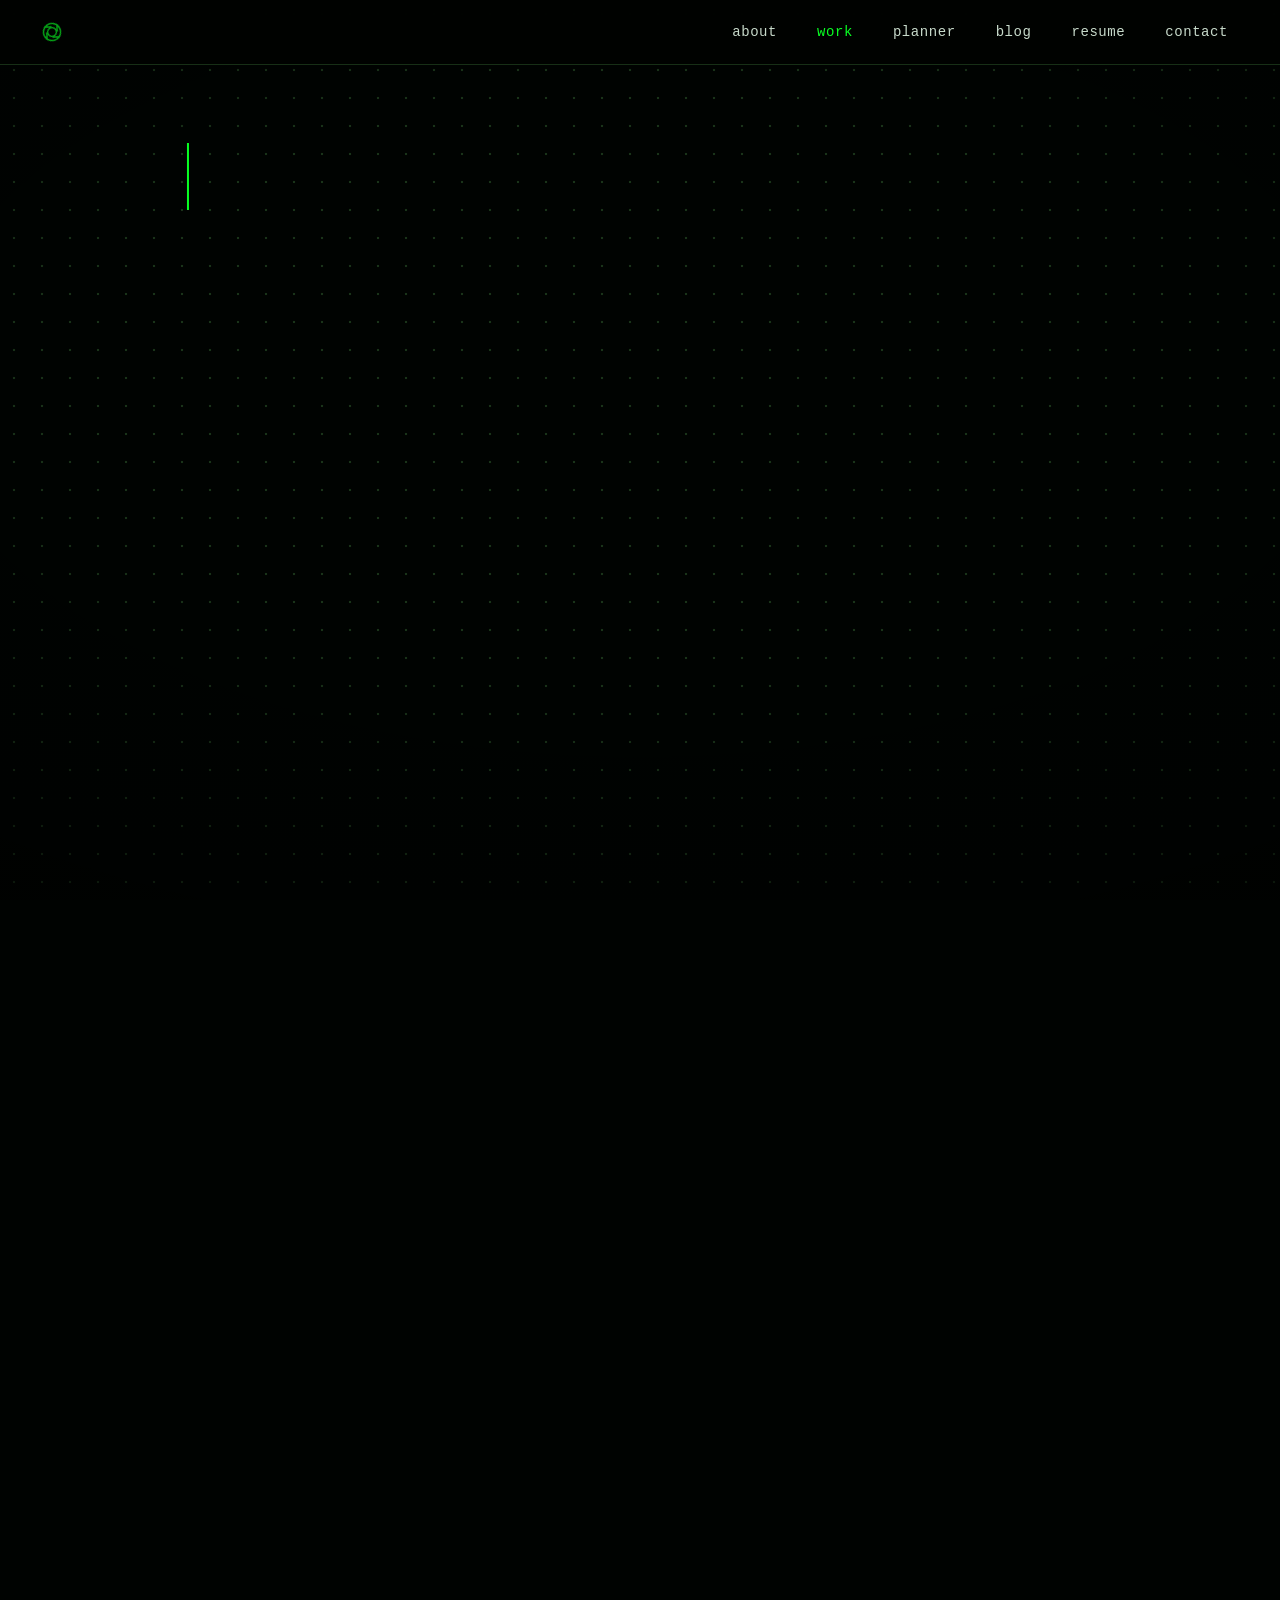
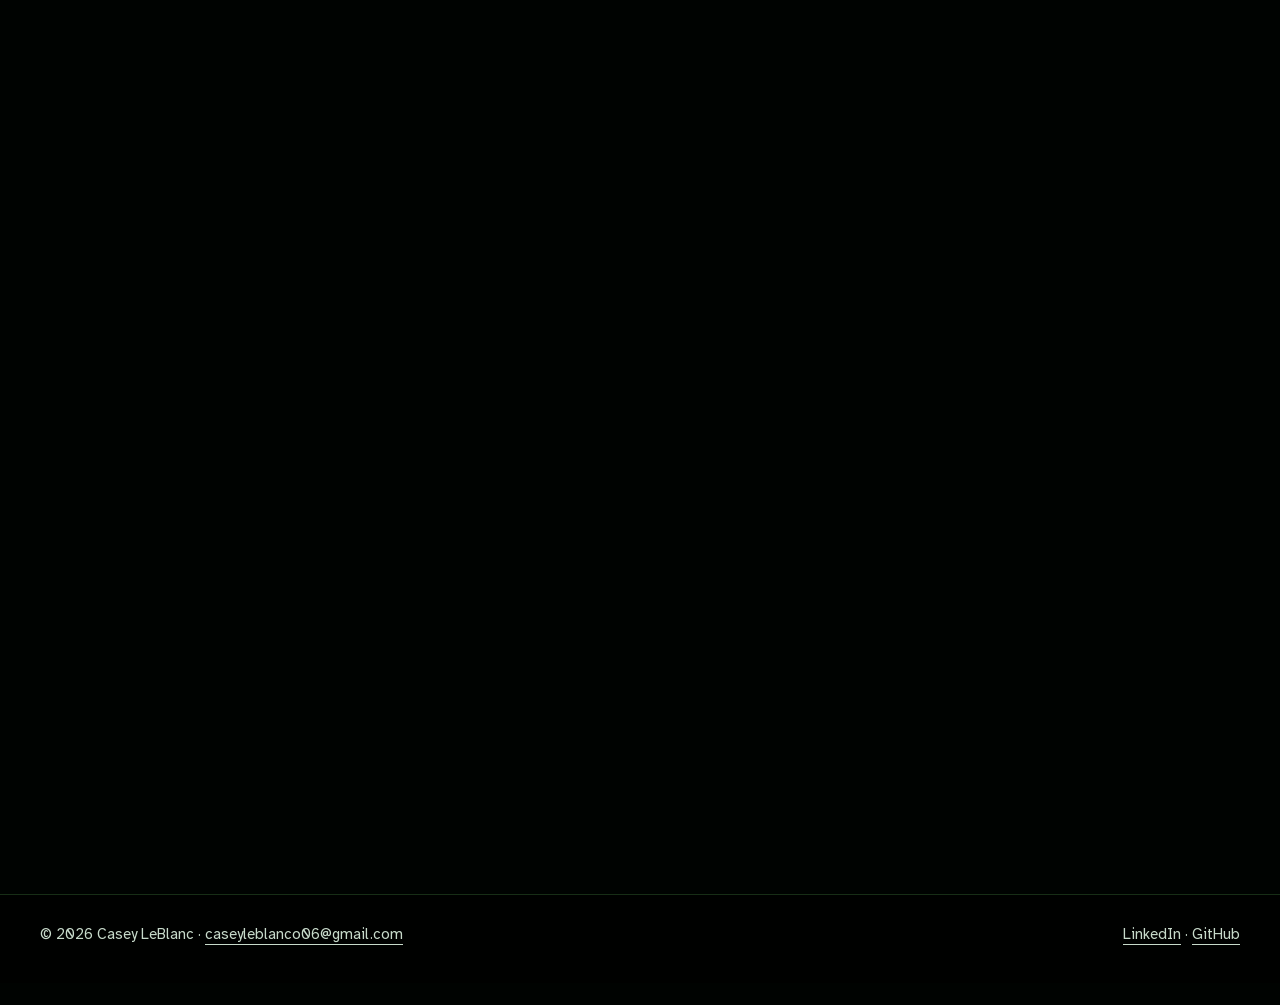
<file: completed-work/index.html>
<!DOCTYPE html>
<html lang="en">
<head>
    <meta charset="utf-8">
    <title>Casey LeBlanc</title>
    <meta name="robots" content="noindex">
    <meta http-equiv="refresh" content="0; url=../work/">
    <link rel="canonical" href="https://caseyleblanc.dev/">
</head>
<body>
    <p><a href="../work/">Continue to the work section</a></p>
</body>
</html>
</file>
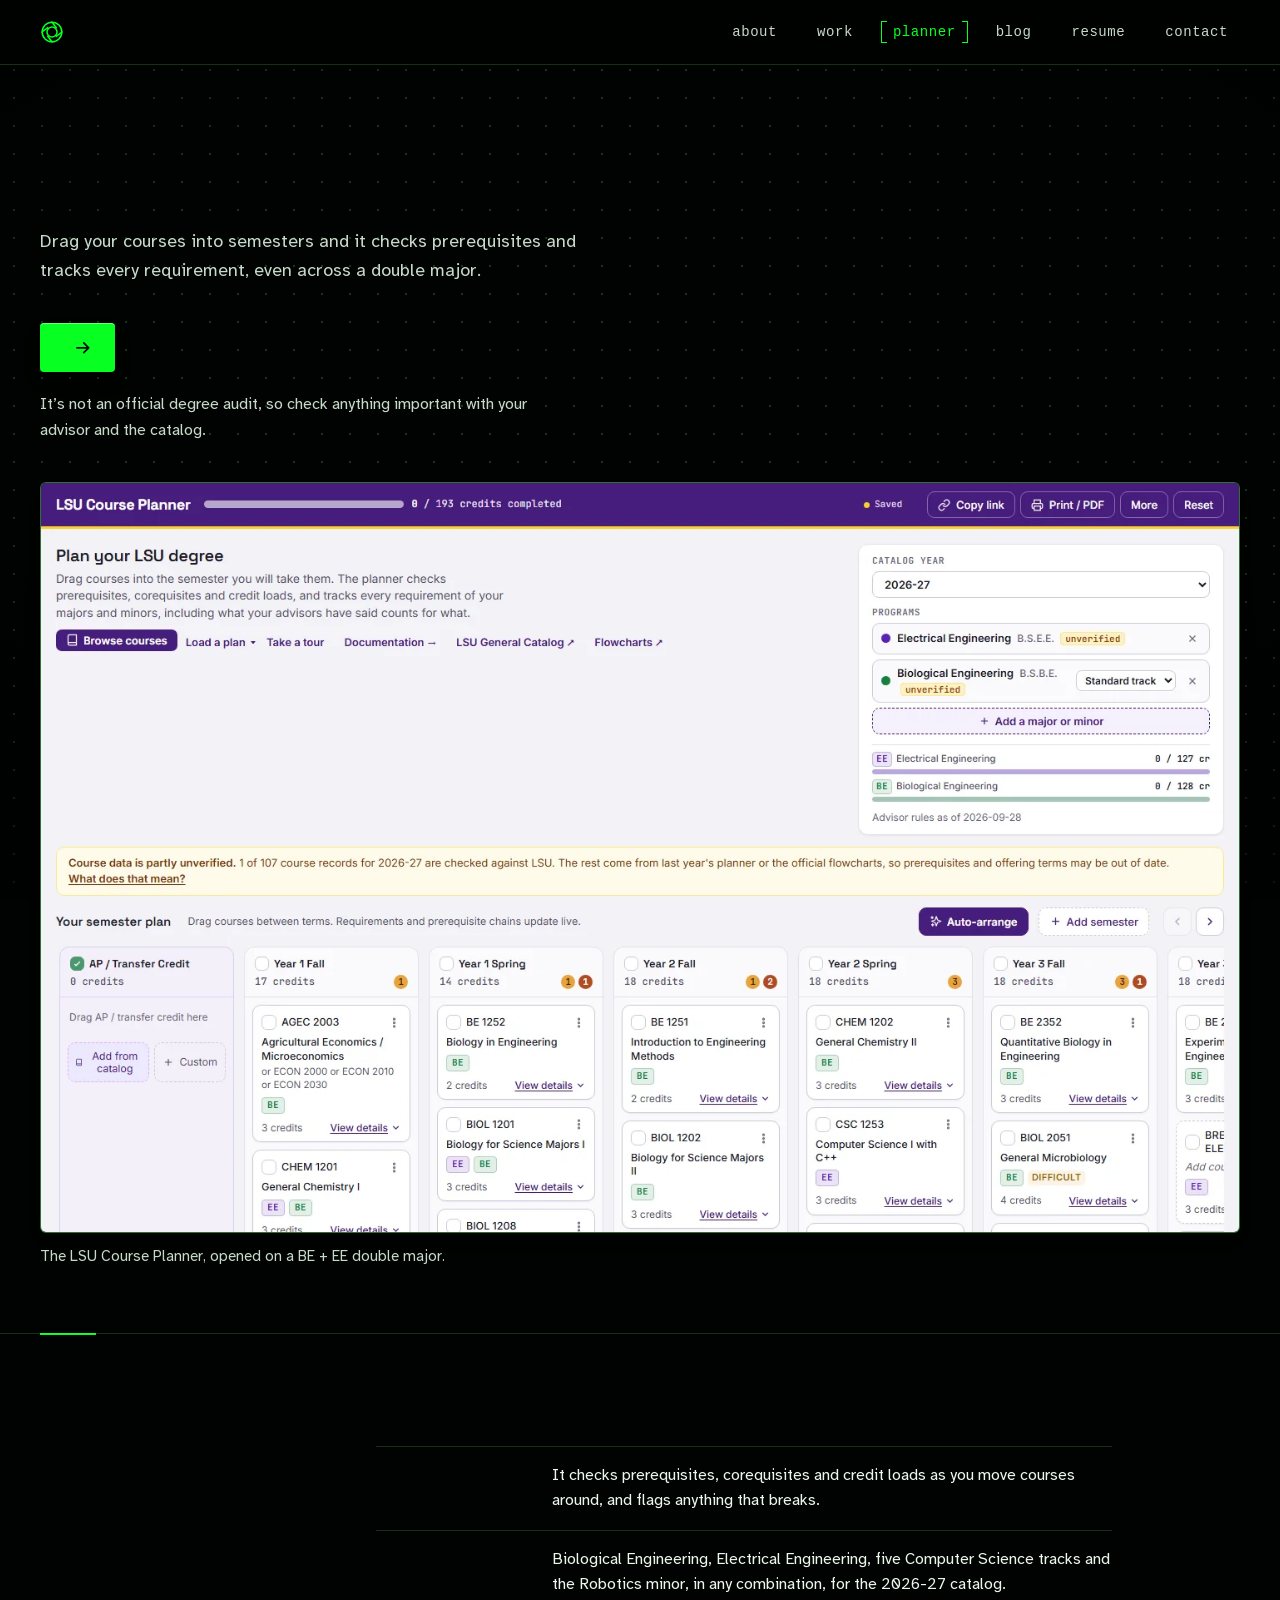
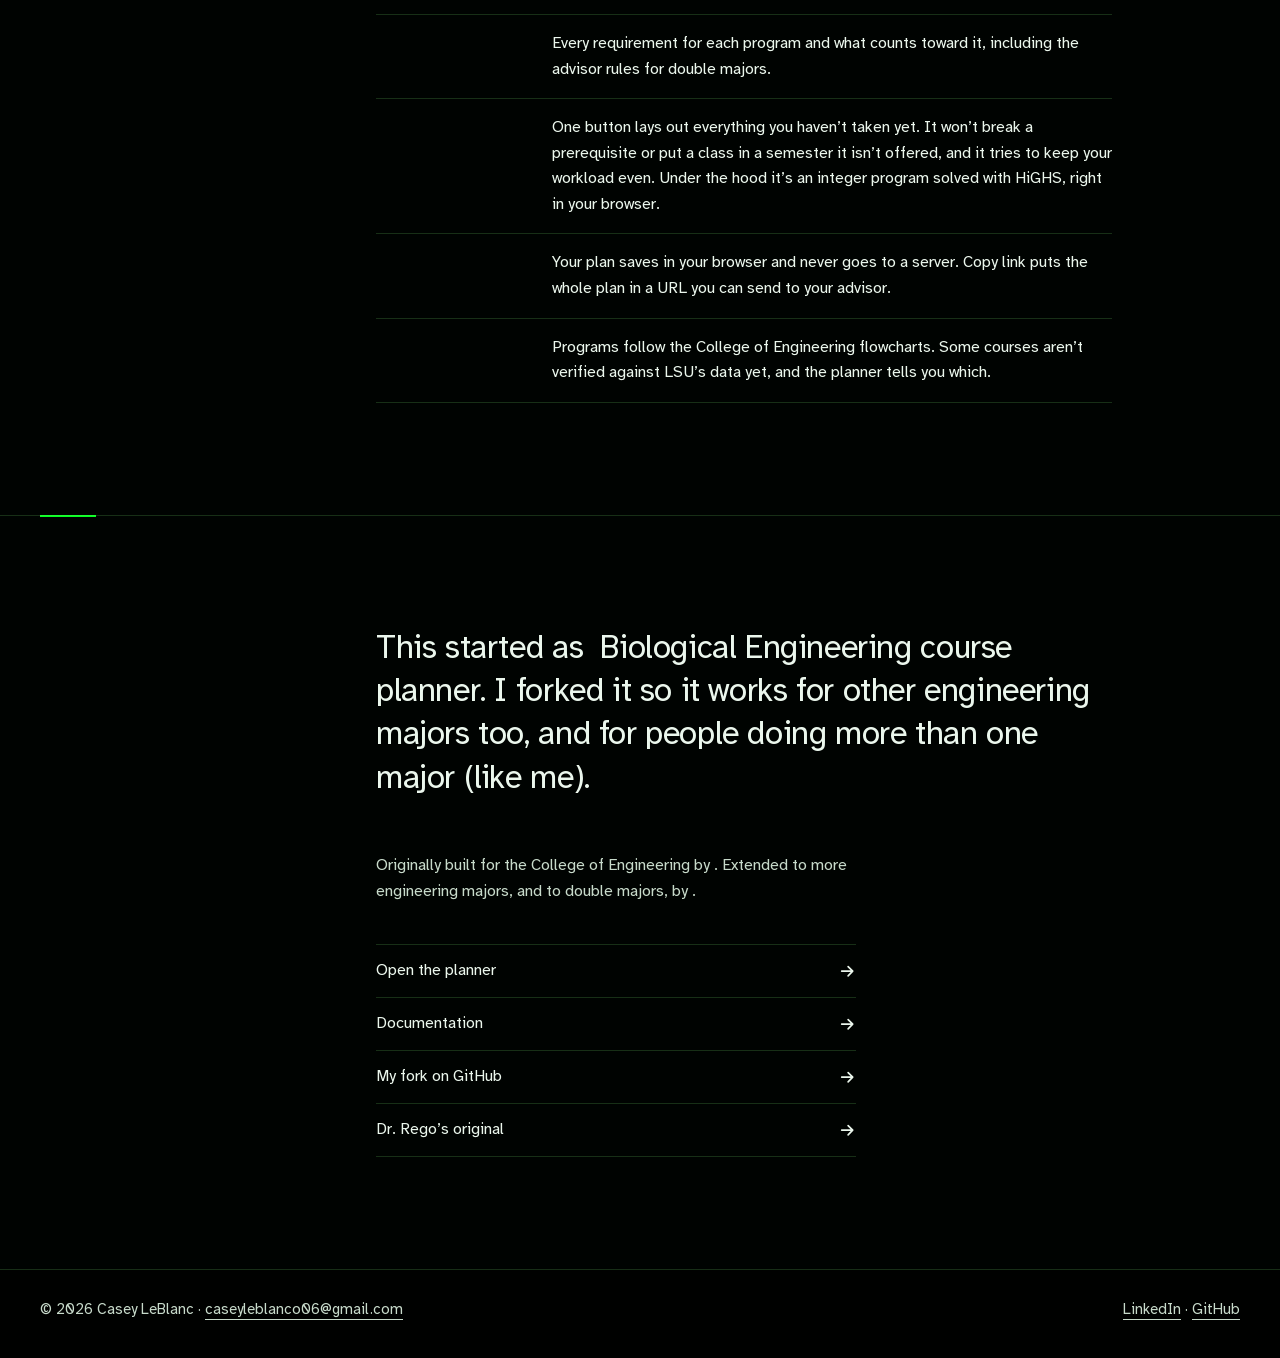
<file: planner/index.html>
<!DOCTYPE html>
<html lang="en">
<head>
    <meta charset="utf-8">
    <meta name="viewport" content="width=device-width, initial-scale=1">
    <title>Course planner | Casey LeBlanc</title>
    <meta name="description" content="A degree planner for LSU engineering students: drag courses into semesters, check prerequisites and track every requirement, even across a double major. A fork of Dr. Bruno Rego's planner.">
    <meta name="color-scheme" content="dark">
    <meta name="theme-color" content="#060d09">
    <meta property="og:type" content="website">
    <meta property="og:site_name" content="Casey LeBlanc">
    <meta property="og:title" content="Course planner | Casey LeBlanc">
    <meta property="og:description" content="A degree planner for LSU engineering students that checks prerequisites and tracks every requirement, even across a double major.">
    <meta property="og:url" content="https://caseyleblanc.dev/planner/">
    <meta name="twitter:card" content="summary">
    <link rel="canonical" href="https://caseyleblanc.dev/planner/">
    <link rel="icon" href="../Assets/favicon.svg" type="image/svg+xml">
    <link rel="preload" href="../Assets/Atkinson-Hyperlegible-Regular-102a.woff2" as="font" type="font/woff2" crossorigin>
    <link rel="stylesheet" href="../site.css">
    <script>
        // motion.js prints the page in. It only runs when motion is allowed, and the page shows anyway if it never loads.
        if (matchMedia("(prefers-reduced-motion: no-preference)").matches) {
            document.documentElement.classList.add("motion");
            setTimeout(function () {
                if (!document.documentElement.classList.contains("motion-ready")) document.documentElement.classList.remove("motion");
            }, 3000);
        }
    </script>
</head>
<body>
    <a class="skip-link" href="#main">skip to content</a>

    <header class="site-header">
        <div class="wrap header-inner">
            <a class="wordmark" href="../">
                <svg class="mark" viewBox="0 0 20 20" aria-hidden="true" focusable="false"><circle cx="10" cy="10" r="8.2"/><circle cx="10" cy="10" r="4.2"/><path d="M10 1.8 13.6 6.4M18.2 10 13.6 13.6M10 18.2 6.4 13.6M1.8 10 6.4 6.4"/></svg>
                casey leblanc
            </a>
            <nav class="site-nav" aria-label="Main">
                <ul>
                    <li><a href="../about/">about</a></li>
                    <li><a href="../work/">work</a></li>
                    <li><a href="../planner/" aria-current="page">planner</a></li>
                    <li><a href="../blog/">blog</a></li>
                    <li><a href="../resume/">resume</a></li>
                    <li><a href="../about/#contact">contact</a></li>
                </ul>
            </nav>
        </div>
    </header>

    <main id="main">
        <div class="wrap">
            <header class="page-head">
                <h1 class="page-title">course planner</h1>
                <p class="page-intro">Drag your courses into semesters and it checks prerequisites and tracks every requirement, even across a double major.</p>
                <div class="actions">
                    <a class="btn btn-primary" href="https://caseyleblanc.dev/general-engineering-course-planner/" target="_blank" rel="noopener noreferrer">open the planner <span class="visually-hidden">(opens in a new tab)</span><svg class="arrow" viewBox="0 0 20 20" aria-hidden="true" focusable="false"><path d="M4 10h11M11 5l5 5-5 5"/></svg></a>
                    <a class="btn-link" href="https://github.com/casey-leblanc/general-engineering-course-planner" target="_blank" rel="noopener noreferrer">source on github <span class="visually-hidden">(opens in a new tab)</span></a>
                </div>
                <p class="page-note">It&#8217;s not an official degree audit, so check anything important with your advisor and the catalog.</p>
            </header>

            <figure class="planner-shot">
                <img src="../Assets/planner/planner.webp" width="1440" height="900" alt="The course planner open on a Biological and Electrical Engineering double major: a progress panel for each program above a row of semester columns, each holding course tiles.">
                <figcaption>The LSU Course Planner, opened on a BE + EE double major.</figcaption>
            </figure>
        </div>

        <section class="section" id="what" aria-labelledby="what-title">
            <div class="wrap section-grid">
                <h2 class="section-title" id="what-title">what it does</h2>
                <dl class="facts">
                    <div class="fact"><dt>Checks</dt><dd>It checks prerequisites, corequisites and credit loads as you move courses around, and flags anything that breaks.</dd></div>
                    <div class="fact"><dt>Programs</dt><dd>Biological Engineering, Electrical Engineering, five Computer Science tracks and the Robotics minor, in any combination, for the 2026-27 catalog.</dd></div>
                    <div class="fact"><dt>Degree audit</dt><dd>Every requirement for each program and what counts toward it, including the advisor rules for double majors.</dd></div>
                    <div class="fact"><dt>Auto-arrange</dt><dd>One button lays out everything you haven&#8217;t taken yet. It won&#8217;t break a prerequisite or put a class in a semester it isn&#8217;t offered, and it tries to keep your workload even. Under the hood it&#8217;s an integer program solved with HiGHS, right in your browser.</dd></div>
                    <div class="fact"><dt>Sharing</dt><dd>Your plan saves in your browser and never goes to a server. Copy link puts the whole plan in a URL you can send to your advisor.</dd></div>
                    <div class="fact"><dt>Data</dt><dd>Programs follow the College of Engineering flowcharts. Some courses aren&#8217;t verified against LSU&#8217;s data yet, and the planner tells you which.</dd></div>
                </dl>
            </div>
        </section>

        <section class="section" id="origin" aria-labelledby="origin-title">
            <div class="wrap section-grid">
                <h2 class="section-title" id="origin-title">where it came from</h2>
                <div>
                    <p class="statement">This started as <strong>Dr. Bruno Rego&#8217;s</strong> Biological Engineering course planner. I forked it so it works for other engineering majors too, and for people doing more than one major (like me).</p>
                    <p class="page-note credit">Originally built for the College of Engineering by <a href="https://www.lsu.edu/eng/bae/people/faculty/bruno-rego.php" target="_blank" rel="noopener noreferrer">Dr. Bruno Rego<span class="visually-hidden"> (opens in a new tab)</span></a>. Extended to more engineering majors, and to double majors, by <a href="https://www.linkedin.com/in/casey-leblanc-04265731b/" target="_blank" rel="noopener noreferrer">Casey LeBlanc<span class="visually-hidden"> (opens in a new tab)</span></a>.</p>
                    <ul class="link-list">
                        <li><a href="https://caseyleblanc.dev/general-engineering-course-planner/" target="_blank" rel="noopener noreferrer">
                            Open the planner <span class="visually-hidden">(opens in a new tab)</span><svg class="arrow" viewBox="0 0 20 20" aria-hidden="true" focusable="false"><path d="M4 10h11M11 5l5 5-5 5"/></svg></a></li>
                        <li><a href="https://caseyleblanc.dev/general-engineering-course-planner/documentation.html" target="_blank" rel="noopener noreferrer">
                            Documentation <span class="visually-hidden">(opens in a new tab)</span><svg class="arrow" viewBox="0 0 20 20" aria-hidden="true" focusable="false"><path d="M4 10h11M11 5l5 5-5 5"/></svg></a></li>
                        <li><a href="https://github.com/casey-leblanc/general-engineering-course-planner" target="_blank" rel="noopener noreferrer">
                            My fork on GitHub <span class="visually-hidden">(opens in a new tab)</span><svg class="arrow" viewBox="0 0 20 20" aria-hidden="true" focusable="false"><path d="M4 10h11M11 5l5 5-5 5"/></svg></a></li>
                        <li><a href="https://github.com/brunorego7/be-course-planner" target="_blank" rel="noopener noreferrer">
                            Dr. Rego&#8217;s original <span class="visually-hidden">(opens in a new tab)</span><svg class="arrow" viewBox="0 0 20 20" aria-hidden="true" focusable="false"><path d="M4 10h11M11 5l5 5-5 5"/></svg></a></li>
                    </ul>
                </div>
            </div>
        </section>
    </main>

    <footer class="site-footer">
        <div class="wrap footer-inner">
            <p>&copy; 2026 Casey LeBlanc &middot; <a href="mailto:caseyleblanco06@gmail.com">caseyleblanco06@gmail.com</a></p>
            <p><a href="https://www.linkedin.com/in/casey-leblanc-04265731b/" target="_blank" rel="noopener noreferrer">LinkedIn<span class="visually-hidden"> (opens in a new tab)</span></a> &middot; <a href="https://github.com/casey-leblanc" target="_blank" rel="noopener noreferrer">GitHub<span class="visually-hidden"> (opens in a new tab)</span></a></p>
        </div>
    </footer>
    <script src="../motion.js" defer></script>
</body>
</html>
</file>
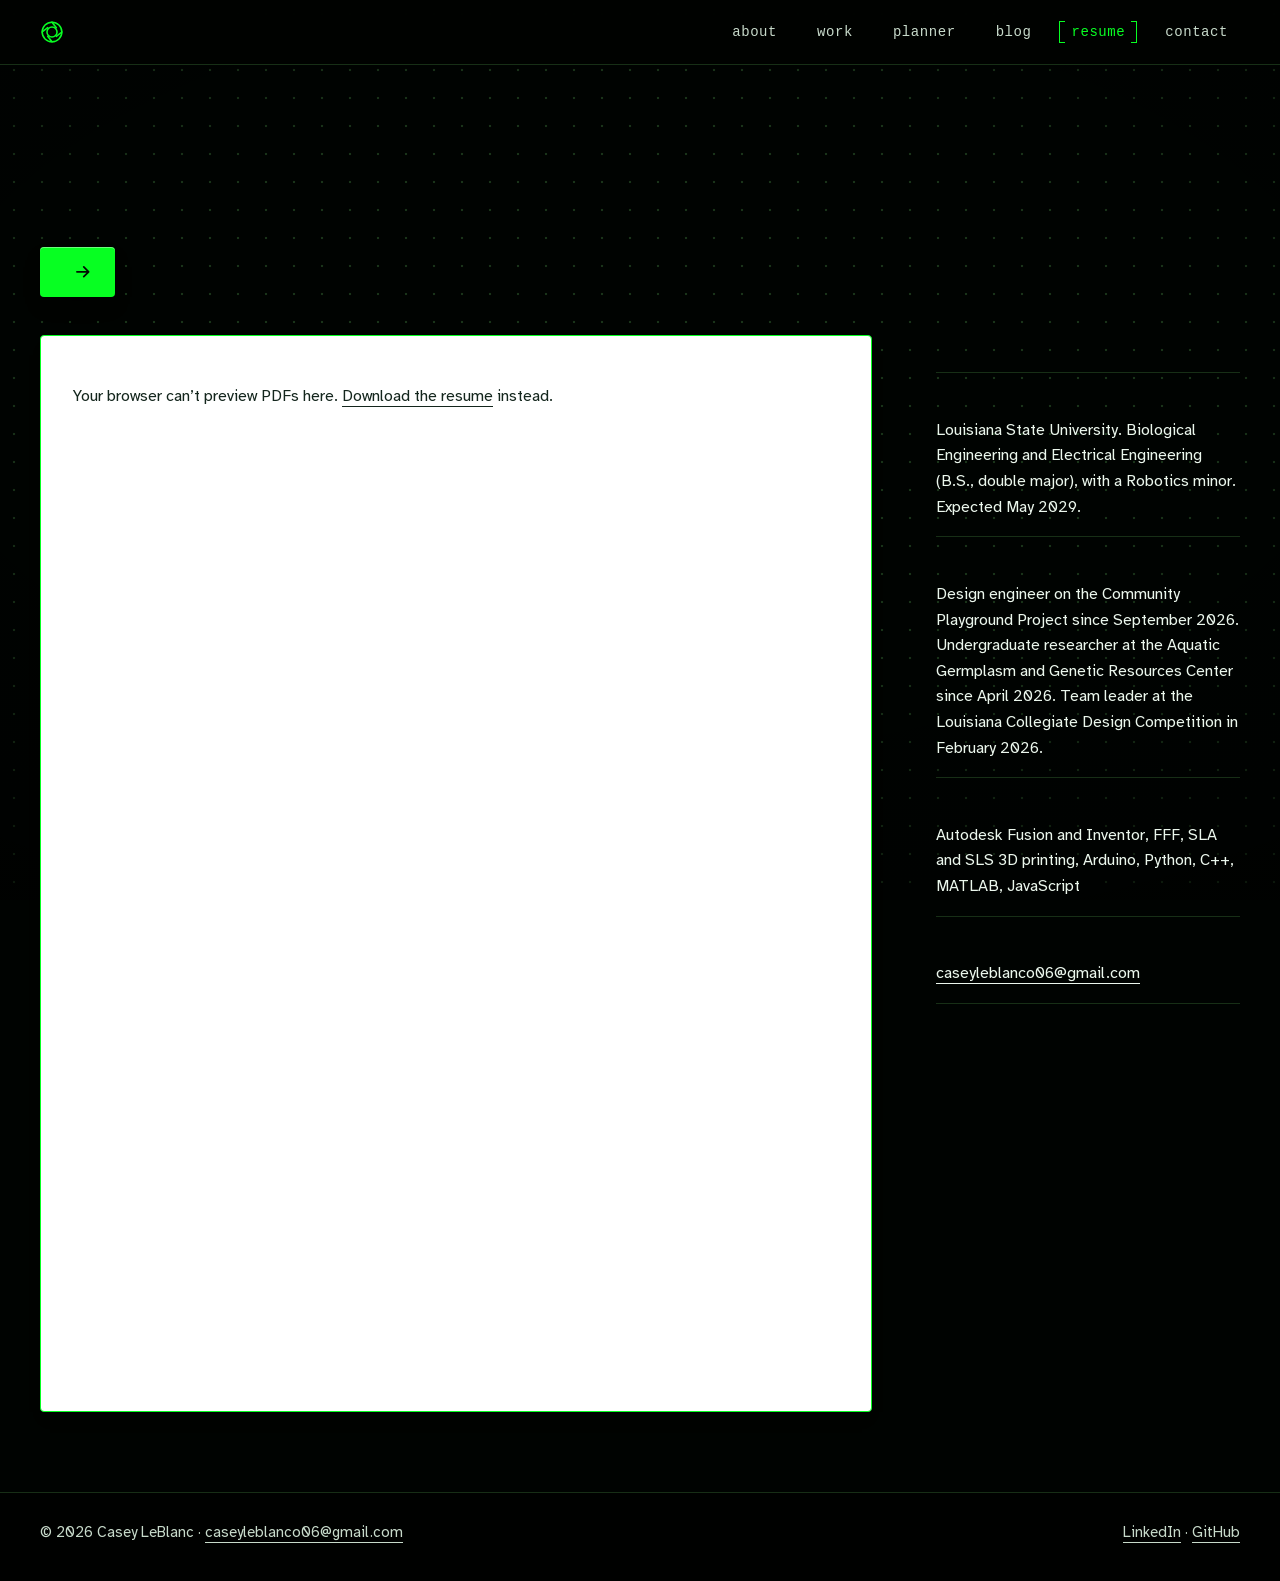
<file: resume/index.html>
<!DOCTYPE html>
<html lang="en">
<head>
    <meta charset="utf-8">
    <meta name="viewport" content="width=device-width, initial-scale=1">
    <title>Resume | Casey LeBlanc</title>
    <meta name="description" content="Casey LeBlanc's resume (PDF): biological and electrical engineering at LSU, research experience, and skills.">
    <meta name="color-scheme" content="dark">
    <meta name="theme-color" content="#060d09">
    <meta property="og:type" content="website">
    <meta property="og:site_name" content="Casey LeBlanc">
    <meta property="og:title" content="Resume | Casey LeBlanc">
    <meta property="og:url" content="https://caseyleblanc.dev/resume/">
    <meta name="twitter:card" content="summary">
    <link rel="canonical" href="https://caseyleblanc.dev/resume/">
    <link rel="icon" href="../Assets/favicon.svg" type="image/svg+xml">
    <link rel="preload" href="../Assets/Atkinson-Hyperlegible-Regular-102a.woff2" as="font" type="font/woff2" crossorigin>
    <link rel="stylesheet" href="../site.css">
    <script>
        // motion.js prints the page in. It only runs when motion is allowed, and the page shows anyway if it never loads.
        if (matchMedia("(prefers-reduced-motion: no-preference)").matches) {
            document.documentElement.classList.add("motion");
            setTimeout(function () {
                if (!document.documentElement.classList.contains("motion-ready")) document.documentElement.classList.remove("motion");
            }, 3000);
        }
    </script>
</head>
<body>
    <a class="skip-link" href="#main">skip to content</a>

    <header class="site-header">
        <div class="wrap header-inner">
            <a class="wordmark" href="../">
                <svg class="mark" viewBox="0 0 20 20" aria-hidden="true" focusable="false"><circle cx="10" cy="10" r="8.2"/><circle cx="10" cy="10" r="4.2"/><path d="M10 1.8 13.6 6.4M18.2 10 13.6 13.6M10 18.2 6.4 13.6M1.8 10 6.4 6.4"/></svg>
                casey leblanc
            </a>
            <nav class="site-nav" aria-label="Main">
                <ul>
                    <li><a href="../about/">about</a></li>
                    <li><a href="../work/">work</a></li>
                    <li><a href="../planner/">planner</a></li>
                    <li><a href="../blog/">blog</a></li>
                    <li><a href="../resume/" aria-current="page">resume</a></li>
                    <li><a href="../about/#contact">contact</a></li>
                </ul>
            </nav>
        </div>
    </header>

    <main id="main">
        <div class="wrap">
            <header class="page-head">
                <h1 class="page-title">resume</h1>
                <div class="actions">
                    <a class="btn btn-primary" href="resume_10-18-26.pdf" target="_blank" rel="noopener noreferrer">open resume <span class="visually-hidden">(PDF, opens in a new tab)</span><svg class="arrow" viewBox="0 0 20 20" aria-hidden="true" focusable="false"><path d="M4 10h11M11 5l5 5-5 5"/></svg></a>
                    <a class="btn-link" href="resume_10-18-26.pdf" download>download pdf</a>
                </div>
            </header>

            <div class="resume-layout">
                <div class="pdf-frame">
                    <object data="resume_10-18-26.pdf#toolbar=0&amp;navpanes=0&amp;view=FitH" type="application/pdf" tabindex="-1" aria-label="Resume, PDF preview">
                        <p>Your browser can&#8217;t preview PDFs here. <a href="resume_10-18-26.pdf">Download the resume</a> instead.</p>
                    </object>
                </div>

                <aside class="resume-summary" aria-labelledby="summary-title">
                    <h2 class="summary-title" id="summary-title">from the pdf</h2>
                    <dl class="facts">
                        <div class="fact"><dt>Education</dt><dd>Louisiana State University. Biological Engineering and Electrical Engineering (B.S., double major), with a Robotics minor. Expected May 2029.</dd></div>
                        <div class="fact"><dt>Experience</dt><dd>Design engineer on the Community Playground Project since September 2026. Undergraduate researcher at the Aquatic Germplasm and Genetic Resources Center since April 2026. Team leader at the Louisiana Collegiate Design Competition in February 2026.</dd></div>
                        <div class="fact"><dt>Skills</dt><dd>Autodesk Fusion and Inventor, FFF, SLA and SLS 3D printing, Arduino, Python, C++, MATLAB, JavaScript</dd></div>
                        <div class="fact"><dt>Contact</dt><dd><a href="mailto:caseyleblanco06@gmail.com">caseyleblanco06@gmail.com</a></dd></div>
                    </dl>
                </aside>
            </div>
        </div>
    </main>

    <footer class="site-footer">
        <div class="wrap footer-inner">
            <p>&copy; 2026 Casey LeBlanc &middot; <a href="mailto:caseyleblanco06@gmail.com">caseyleblanco06@gmail.com</a></p>
            <p><a href="https://www.linkedin.com/in/casey-leblanc-04265731b/" target="_blank" rel="noopener noreferrer">LinkedIn<span class="visually-hidden"> (opens in a new tab)</span></a> &middot; <a href="https://github.com/casey-leblanc" target="_blank" rel="noopener noreferrer">GitHub<span class="visually-hidden"> (opens in a new tab)</span></a></p>
        </div>
    </footer>
    <script src="../motion.js" defer></script>
</body>
</html>
</file>
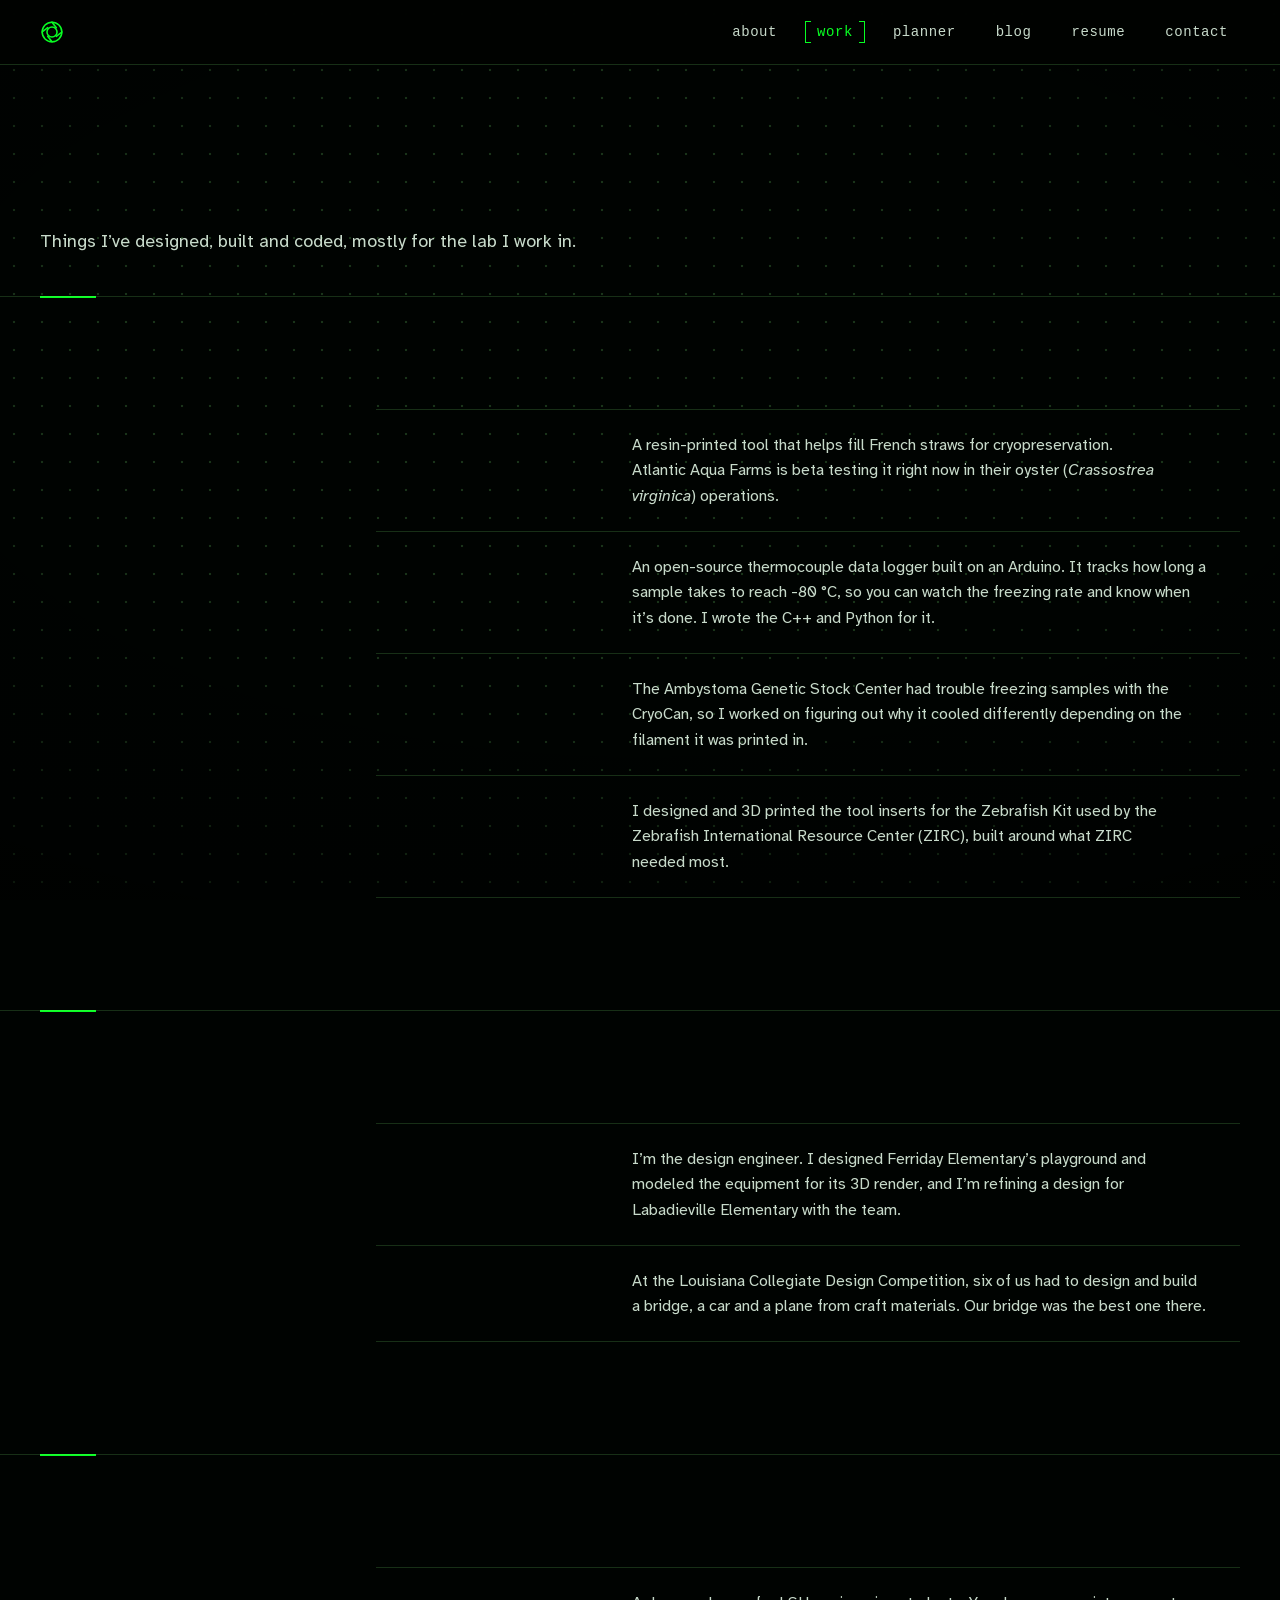
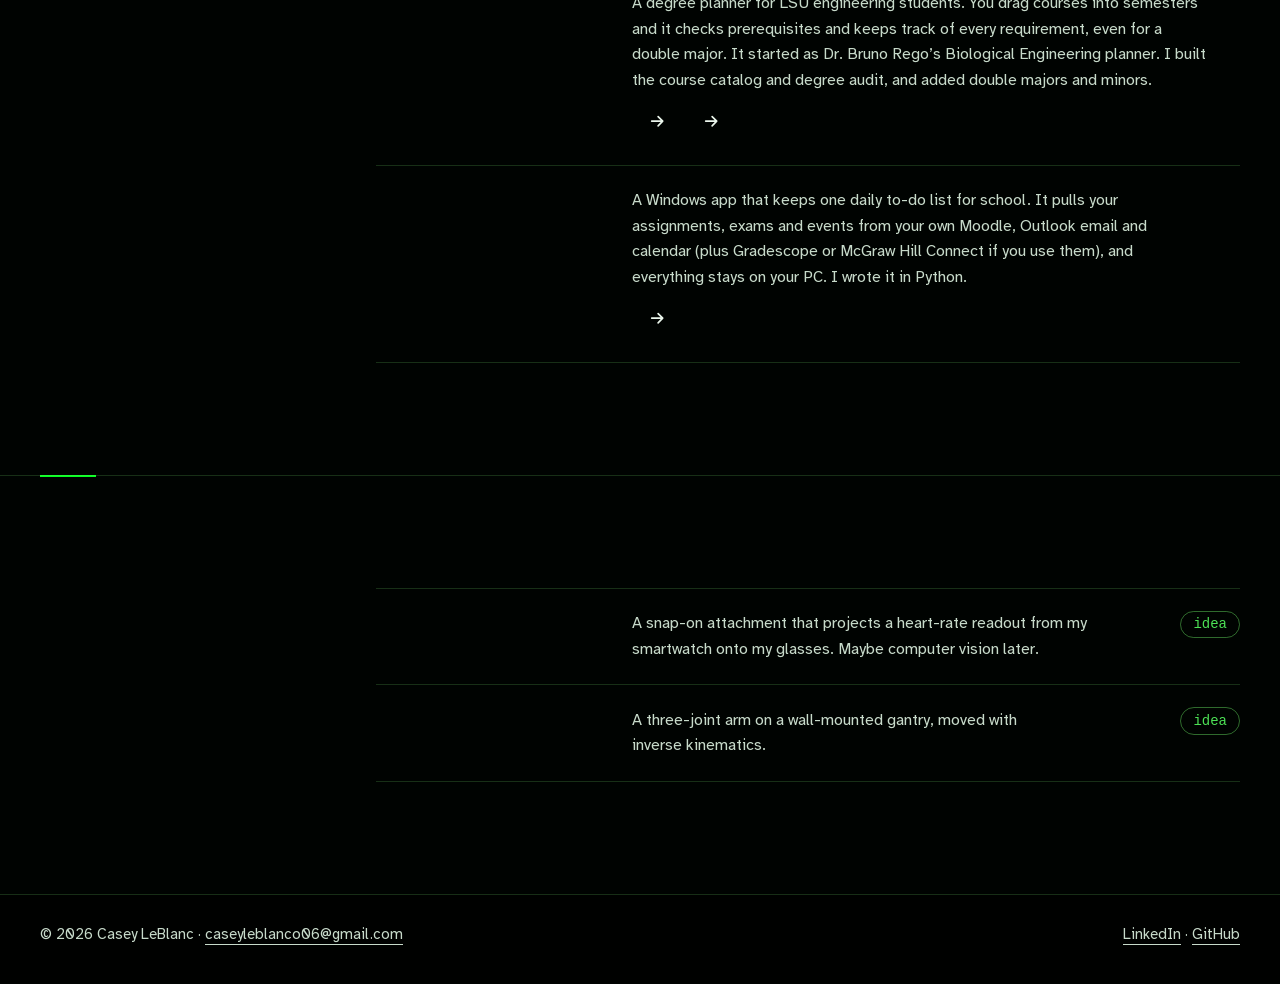
<file: work/index.html>
<!DOCTYPE html>
<html lang="en">
<head>
    <meta charset="utf-8">
    <meta name="viewport" content="width=device-width, initial-scale=1">
    <title>Work | Casey LeBlanc</title>
    <meta name="description" content="What Casey LeBlanc has designed, built and coded: cryopreservation tools and a thermocouple logger at LSU&#8217;s AGGRC, playground designs, a course planner and Birdbrain.">
    <meta name="color-scheme" content="dark">
    <meta name="theme-color" content="#060d09">
    <meta property="og:type" content="website">
    <meta property="og:site_name" content="Casey LeBlanc">
    <meta property="og:title" content="Work | Casey LeBlanc">
    <meta property="og:description" content="What Casey LeBlanc has designed, built and coded: cryopreservation tools and a thermocouple logger at LSU&#8217;s AGGRC, playground designs, a course planner and Birdbrain.">
    <meta property="og:url" content="https://caseyleblanc.dev/work/">
    <meta name="twitter:card" content="summary">
    <link rel="canonical" href="https://caseyleblanc.dev/work/">
    <link rel="icon" href="../Assets/favicon.svg" type="image/svg+xml">
    <link rel="preload" href="../Assets/Atkinson-Hyperlegible-Regular-102a.woff2" as="font" type="font/woff2" crossorigin>
    <link rel="stylesheet" href="../site.css">
    <script>
        // motion.js prints the page in. It only runs when motion is allowed, and the page shows anyway if it never loads.
        if (matchMedia("(prefers-reduced-motion: no-preference)").matches) {
            document.documentElement.classList.add("motion");
            setTimeout(function () {
                if (!document.documentElement.classList.contains("motion-ready")) document.documentElement.classList.remove("motion");
            }, 3000);
        }
    </script>
</head>
<body>
    <a class="skip-link" href="#main">skip to content</a>

    <header class="site-header">
        <div class="wrap header-inner">
            <a class="wordmark" href="../">
                <svg class="mark" viewBox="0 0 20 20" aria-hidden="true" focusable="false"><circle cx="10" cy="10" r="8.2"/><circle cx="10" cy="10" r="4.2"/><path d="M10 1.8 13.6 6.4M18.2 10 13.6 13.6M10 18.2 6.4 13.6M1.8 10 6.4 6.4"/></svg>
                casey leblanc
            </a>
            <nav class="site-nav" aria-label="Main">
                <ul>
                    <li><a href="../about/">about</a></li>
                    <li><a href="../work/" aria-current="page">work</a></li>
                    <li><a href="../planner/">planner</a></li>
                    <li><a href="../blog/">blog</a></li>
                    <li><a href="../resume/">resume</a></li>
                    <li><a href="../about/#contact">contact</a></li>
                </ul>
            </nav>
        </div>
    </header>

    <main id="main">
        <div class="wrap">
            <header class="page-head">
                <h1 class="page-title">work</h1>
                <p class="page-intro">Things I&#8217;ve designed, built and coded, mostly for the lab I work in.</p>
            </header>
        </div>

        <section class="section" id="lab" aria-labelledby="lab-title">
            <div class="wrap section-grid">
                <h2 class="section-title" id="lab-title">in the lab</h2>
                <ul class="rows">
                    <li class="row row-work">
                        <h3 class="row-title">Straw Multi Filler</h3>
                        <p class="row-text">A resin-printed tool that helps fill French straws for cryopreservation. Atlantic Aqua Farms is beta testing it right now in their oyster (<i>Crassostrea virginica</i>) operations.</p>
                    </li>
                    <li class="row row-work">
                        <h3 class="row-title">TURTLE Logger</h3>
                        <p class="row-text">An open-source thermocouple data logger built on an Arduino. It tracks how long a sample takes to reach -80&#160;&#176;C, so you can watch the freezing rate and know when it&#8217;s done. I wrote the C++ and Python for it.</p>
                    </li>
                    <li class="row row-work">
                        <h3 class="row-title">CryoCan cooling</h3>
                        <p class="row-text">The Ambystoma Genetic Stock Center had trouble freezing samples with the CryoCan, so I worked on figuring out why it cooled differently depending on the filament it was printed in.</p>
                    </li>
                    <li class="row row-work">
                        <h3 class="row-title">Zebrafish Kit inserts</h3>
                        <p class="row-text">I designed and 3D printed the tool inserts for the Zebrafish Kit used by the Zebrafish International Resource Center (ZIRC), built around what ZIRC needed most.</p>
                    </li>
                </ul>
            </div>
        </section>

        <section class="section" id="design" aria-labelledby="design-title">
            <div class="wrap section-grid">
                <h2 class="section-title" id="design-title">design</h2>
                <ul class="rows">
                    <li class="row row-work">
                        <h3 class="row-title">Community Playground Project</h3>
                        <p class="row-text">I&#8217;m the design engineer. I designed Ferriday Elementary&#8217;s playground and modeled the equipment for its 3D render, and I&#8217;m refining a design for Labadieville Elementary with the team.</p>
                    </li>
                    <li class="row row-work">
                        <h3 class="row-title">LCDC</h3>
                        <p class="row-text">At the Louisiana Collegiate Design Competition, six of us had to design and build a bridge, a car and a plane from craft materials. Our bridge was the best one there.</p>
                    </li>
                </ul>
            </div>
        </section>

        <section class="section" id="tools" aria-labelledby="tools-title">
            <div class="wrap section-grid">
                <h2 class="section-title" id="tools-title">apps</h2>
                <ul class="rows">
                    <li class="row row-work">
                        <h3 class="row-title">General Engineering Course Planner</h3>
                        <div class="row-body">
                            <p class="row-text">A degree planner for LSU engineering students. You drag courses into semesters and it checks prerequisites and keeps track of every requirement, even for a double major. It started as Dr. Bruno Rego&#8217;s Biological Engineering planner. I built the course catalog and degree audit, and added double majors and minors.</p>
                            <p class="row-links">
                                <a class="btn-link" href="https://caseyleblanc.dev/general-engineering-course-planner/" target="_blank" rel="noopener noreferrer">open the planner<span class="visually-hidden"> (opens in a new tab)</span> <svg class="arrow" viewBox="0 0 20 20" aria-hidden="true" focusable="false"><path d="M4 10h11M11 5l5 5-5 5"/></svg></a>
                                <a class="btn-link" href="../planner/">how it works <svg class="arrow" viewBox="0 0 20 20" aria-hidden="true" focusable="false"><path d="M4 10h11M11 5l5 5-5 5"/></svg></a>
                            </p>
                        </div>
                    </li>
                    <li class="row row-work">
                        <h3 class="row-title">Birdbrain</h3>
                        <div class="row-body">
                            <p class="row-text">A Windows app that keeps one daily to-do list for school. It pulls your assignments, exams and events from your own Moodle, Outlook email and calendar (plus Gradescope or McGraw Hill Connect if you use them), and everything stays on your PC. I wrote it in Python.</p>
                            <p class="row-links">
                                <a class="btn-link" href="https://github.com/casey-leblanc/Birdbrain" target="_blank" rel="noopener noreferrer">Birdbrain on GitHub<span class="visually-hidden"> (opens in a new tab)</span> <svg class="arrow" viewBox="0 0 20 20" aria-hidden="true" focusable="false"><path d="M4 10h11M11 5l5 5-5 5"/></svg></a>
                            </p>
                        </div>
                    </li>
                </ul>
            </div>
        </section>

        <section class="section" id="ideas" aria-labelledby="ideas-title">
            <div class="wrap section-grid">
                <h2 class="section-title" id="ideas-title">ideas</h2>
                <ul class="rows">
                    <li class="row row-work">
                        <h3 class="row-title">HUD glasses</h3>
                        <p class="row-text">A snap-on attachment that projects a heart-rate readout from my smartwatch onto my glasses. Maybe computer vision later.</p>
                        <span class="tag">idea</span>
                    </li>
                    <li class="row row-work">
                        <h3 class="row-title">Robotic arm gantry</h3>
                        <p class="row-text">A three-joint arm on a wall-mounted gantry, moved with inverse kinematics.</p>
                        <span class="tag">idea</span>
                    </li>
                </ul>
            </div>
        </section>
    </main>

    <footer class="site-footer">
        <div class="wrap footer-inner">
            <p>&copy; 2026 Casey LeBlanc &middot; <a href="mailto:caseyleblanco06@gmail.com">caseyleblanco06@gmail.com</a></p>
            <p><a href="https://www.linkedin.com/in/casey-leblanc-04265731b/" target="_blank" rel="noopener noreferrer">LinkedIn<span class="visually-hidden"> (opens in a new tab)</span></a> &middot; <a href="https://github.com/casey-leblanc" target="_blank" rel="noopener noreferrer">GitHub<span class="visually-hidden"> (opens in a new tab)</span></a></p>
        </div>
    </footer>
    <script src="../motion.js" defer></script>
</body>
</html>
</file>
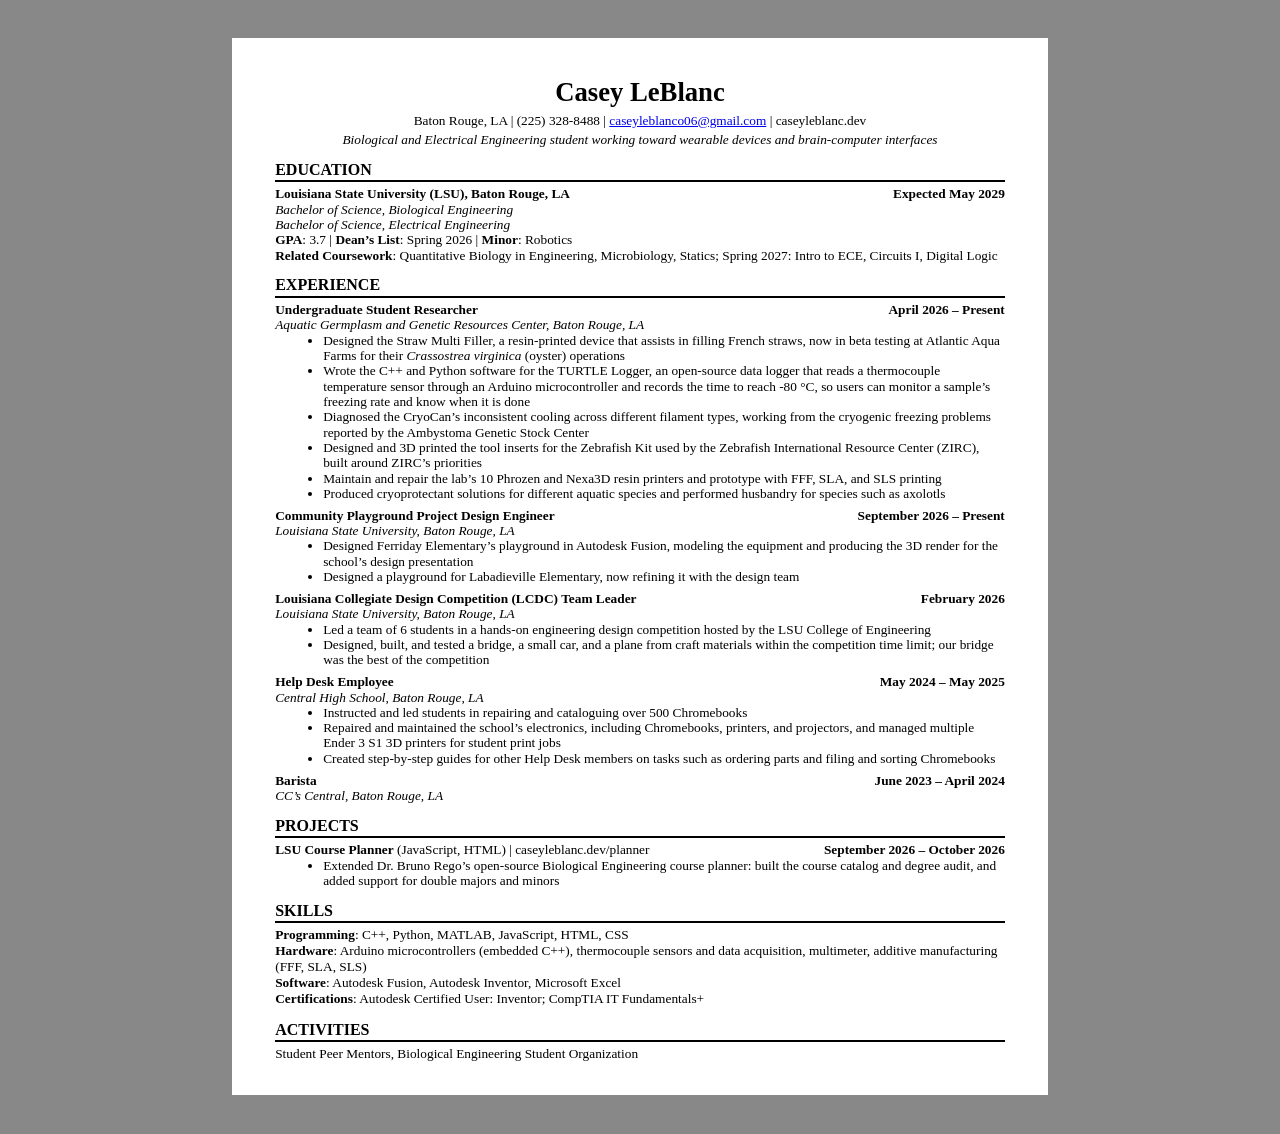
<file: tools/resume/resume.html>
<!DOCTYPE html>
<html lang="en">
<head>
<meta charset="utf-8">
<meta name="robots" content="noindex">
<title>Casey LeBlanc resume (source)</title>
<!-- Source for resume/resume_*.pdf. Edit this file, then run: python tools/resume/build.py -->
<style>
    @page { size: letter; margin: 0.4in 0.45in 0.35in; }
    * { box-sizing: border-box; }
    html { -webkit-print-color-adjust: exact; print-color-adjust: exact; }
    body {
        margin: 0;
        color: #000;
        font: 10pt/1.15 "Times New Roman", Times, serif;
    }
    /* on screen, show it as a page so it can be checked before printing */
    @media screen {
        html { background: #888; }
        body { width: 8.5in; min-height: 11in; margin: 0.4in auto; padding: 0.4in 0.45in 0.35in; background: #fff; }
    }
    h1 { margin: 0; font-size: 20pt; font-weight: 700; text-align: center; }
    .contact { margin: 4pt 0 0; text-align: center; }
    .contact a { color: #00e; }
    .summary { margin: 3pt 0 0; text-align: center; font-style: italic; }
    h2 {
        margin: 10pt 0 3pt;
        padding-bottom: 1pt;
        border-bottom: 2pt solid #000;
        font-size: 12pt;
        font-weight: 700;
        text-transform: uppercase;
    }
    .entry { margin-top: 3pt; }
    .entry + .entry { margin-top: 5pt; }
    .line { display: flex; justify-content: space-between; gap: 12pt; }
    .line b { font-weight: 700; }
    .line i { font-style: italic; }
    p { margin: 0; }
    ul { margin: 0; padding-left: 0.5in; }
    li { margin: 0; }
    .skills p { line-height: 1.2; }
</style>
</head>
<body>
    <h1>Casey LeBlanc</h1>
    <p class="contact">Baton Rouge, LA | (225) 328-8488 | <a href="mailto:caseyleblanco06@gmail.com">caseyleblanco06@gmail.com</a> | caseyleblanc.dev</p>
    <p class="summary">Biological and Electrical Engineering student working toward wearable devices and brain-computer interfaces</p>

    <h2>Education</h2>
    <div class="entry">
        <div class="line"><b>Louisiana State University (LSU), Baton Rouge, LA</b><b>Expected May 2029</b></div>
        <div class="line"><i>Bachelor of Science, Biological Engineering</i></div>
        <div class="line"><i>Bachelor of Science, Electrical Engineering</i></div>
        <p><b>GPA</b>: 3.7 | <b>Dean&#8217;s List</b>: Spring 2026 | <b>Minor</b>: Robotics</p>
        <p><b>Related Coursework</b>: Quantitative Biology in Engineering, Microbiology, Statics; Spring 2027: Intro to ECE, Circuits I, Digital Logic</p>
    </div>

    <h2>Experience</h2>
    <div class="entry">
        <div class="line"><b>Undergraduate Student Researcher</b><b>April 2026 – Present</b></div>
        <div class="line"><i>Aquatic Germplasm and Genetic Resources Center, Baton Rouge, LA</i></div>
        <ul>
            <li>Designed the Straw Multi Filler, a resin-printed device that assists in filling French straws, now in beta testing at Atlantic Aqua Farms for their <i>Crassostrea virginica</i> (oyster) operations</li>
            <li>Wrote the C++ and Python software for the TURTLE Logger, an open-source data logger that reads a thermocouple temperature sensor through an Arduino microcontroller and records the time to reach -80 °C, so users can monitor a sample&#8217;s freezing rate and know when it is done</li>
            <li>Diagnosed the CryoCan&#8217;s inconsistent cooling across different filament types, working from the cryogenic freezing problems reported by the Ambystoma Genetic Stock Center</li>
            <li>Designed and 3D printed the tool inserts for the Zebrafish Kit used by the Zebrafish International Resource Center (ZIRC), built around ZIRC&#8217;s priorities</li>
            <li>Maintain and repair the lab&#8217;s 10 Phrozen and Nexa3D resin printers and prototype with FFF, SLA, and SLS printing</li>
            <li>Produced cryoprotectant solutions for different aquatic species and performed husbandry for species such as axolotls</li>
        </ul>
    </div>
    <div class="entry">
        <div class="line"><b>Community Playground Project Design Engineer</b><b>September 2026 – Present</b></div>
        <div class="line"><i>Louisiana State University, Baton Rouge, LA</i></div>
        <ul>
            <li>Designed Ferriday Elementary&#8217;s playground in Autodesk Fusion, modeling the equipment and producing the 3D render for the school&#8217;s design presentation</li>
            <li>Designed a playground for Labadieville Elementary, now refining it with the design team</li>
        </ul>
    </div>
    <div class="entry">
        <div class="line"><b>Louisiana Collegiate Design Competition (LCDC) Team Leader</b><b>February 2026</b></div>
        <div class="line"><i>Louisiana State University, Baton Rouge, LA</i></div>
        <ul>
            <li>Led a team of 6 students in a hands-on engineering design competition hosted by the LSU College of Engineering</li>
            <li>Designed, built, and tested a bridge, a small car, and a plane from craft materials within the competition time limit; our bridge was the best of the competition</li>
        </ul>
    </div>
    <div class="entry">
        <div class="line"><b>Help Desk Employee</b><b>May 2024 – May 2025</b></div>
        <div class="line"><i>Central High School, Baton Rouge, LA</i></div>
        <ul>
            <li>Instructed and led students in repairing and cataloguing over 500 Chromebooks</li>
            <li>Repaired and maintained the school&#8217;s electronics, including Chromebooks, printers, and projectors, and managed multiple Ender 3 S1 3D printers for student print jobs</li>
            <li>Created step-by-step guides for other Help Desk members on tasks such as ordering parts and filing and sorting Chromebooks</li>
        </ul>
    </div>
    <div class="entry">
        <div class="line"><b>Barista</b><b>June 2023 – April 2024</b></div>
        <div class="line"><i>CC&#8217;s Central, Baton Rouge, LA</i></div>
    </div>

    <h2>Projects</h2>
    <div class="entry">
        <div class="line"><span><b>LSU Course Planner</b> (JavaScript, HTML) | caseyleblanc.dev/planner</span><b>September 2026 – October 2026</b></div>
        <ul>
            <li>Extended Dr. Bruno Rego&#8217;s open-source Biological Engineering course planner: built the course catalog and degree audit, and added support for double majors and minors</li>
        </ul>
    </div>

    <h2>Skills</h2>
    <div class="skills">
        <p><b>Programming</b>: C++, Python, MATLAB, JavaScript, HTML, CSS</p>
        <p><b>Hardware</b>: Arduino microcontrollers (embedded C++), thermocouple sensors and data acquisition, multimeter, additive manufacturing (FFF, SLA, SLS)</p>
        <p><b>Software</b>: Autodesk Fusion, Autodesk Inventor, Microsoft Excel</p>
        <p><b>Certifications</b>: Autodesk Certified User: Inventor; CompTIA IT Fundamentals+</p>
    </div>

    <h2>Activities</h2>
    <p>Student Peer Mentors, Biological Engineering Student Organization</p>
</body>
</html>
</file>
<file: site.css>
/* ==========================================================================
   caseyleblanc.dev
   One stylesheet for every page. The idea: a heads-up display. A near-black
   spruce ground with a faint dot grid, one neon-green signal, and a home that
   is a main menu: an animated woven ring with the name held in its hole.
   ========================================================================== */

@font-face {
    font-family: "AtkinsonHyperlegible";
    src: url("Assets/Atkinson-Hyperlegible-Regular-102a.woff2") format("woff2");
    font-weight: 400;
    font-style: normal;
    font-display: swap;
}
@font-face {
    font-family: "AtkinsonHyperlegible";
    src: url("Assets/Atkinson-Hyperlegible-Italic-102a.woff2") format("woff2");
    font-weight: 400;
    font-style: italic;
    font-display: swap;
}
@font-face {
    font-family: "AtkinsonHyperlegible";
    src: url("Assets/Atkinson-Hyperlegible-Bold-102.ttf") format("truetype");
    font-weight: 700;
    font-style: normal;
    font-display: swap;
}
@font-face {
    font-family: "AtkinsonHyperlegible";
    src: url("Assets/Atkinson-Hyperlegible-BoldItalic-102a.woff2") format("woff2");
    font-weight: 700;
    font-style: italic;
    font-display: swap;
}

/* ---------- tokens ---------- */

:root {
    color-scheme: dark;

    /* ground: spruce-black */
    --ground: oklch(0.09 0.02 155);
    --ground-raised: oklch(0.14 0.025 158);

    /* type: fog-white tinted a little toward green, never neutral gray */
    --fog: oklch(0.965 0.018 150);
    --fog-2: oklch(0.87 0.03 150);

    /* the signal: phosphor green. Hairlines and ticks are tinted with it too. */
    --signal: oklch(0.87 0.29 143);
    --signal-strong: oklch(0.93 0.25 146);
    --signal-dim: oklch(0.8 0.22 144);
    --signal-ink: oklch(0.14 0.04 150);
    --line: oklch(0.88 0.2 143 / 0.18);
    --line-strong: oklch(0.88 0.22 143 / 0.42);

    --font: "AtkinsonHyperlegible", "Atkinson Hyperlegible", system-ui, "Segoe UI", sans-serif;
    --mono: ui-monospace, "Cascadia Mono", "SF Mono", Menlo, Consolas, monospace;

    --wrap: 75rem;
    --gutter: clamp(1.25rem, 4vw, 2.5rem);
    --header-h: 4rem;
    --ease: cubic-bezier(0.16, 1, 0.3, 1);
}

/* ---------- base ---------- */

*,
*::before,
*::after {
    box-sizing: border-box;
}

html {
    scrollbar-width: thin;
    scrollbar-color: oklch(0.5 0.12 145) transparent;
    scroll-padding-top: calc(var(--header-h) + 1.5rem);
    -webkit-text-size-adjust: 100%;
    text-size-adjust: 100%;
}

body {
    margin: 0;
    min-height: 100vh;
    min-height: 100dvh;
    display: flex;
    flex-direction: column;
    background: var(--ground);
    color: var(--fog);
    font-family: var(--font);
    font-size: 1rem;
    line-height: 1.6;
    caret-color: var(--signal);
    overflow-wrap: break-word;
}

/* The ground: a faint dot grid in the signal colour under a soft vignette, fixed behind every page. */
body::before {
    content: "";
    position: fixed;
    inset: 0;
    z-index: -1;
    pointer-events: none;
    background:
        radial-gradient(120% 90% at 50% 42%, transparent 35%, oklch(0.05 0.02 155 / 0.92) 100%),
        radial-gradient(circle at center, oklch(0.88 0.2 143 / 0.2) 0 1px, transparent 1.6px) 0 0 / 28px 28px,
        var(--ground);
}

main {
    flex: 1;
}

img,
svg {
    max-width: 100%;
}

time {
    font-variant-numeric: tabular-nums;
}

h1,
h2,
h3,
h4 {
    margin: 0;
    line-height: 1.1;
    text-wrap: balance;
}

p {
    text-wrap: pretty;
}

::selection {
    background: var(--signal);
    color: var(--signal-ink);
}

:focus-visible {
    outline: 3px solid var(--signal);
    outline-offset: 3px;
    border-radius: 4px;
}

a {
    color: inherit;
    text-underline-offset: 0.3em;
}

.wrap {
    width: min(100% - 2 * var(--gutter), var(--wrap));
    margin-inline: auto;
}

.skip-link {
    position: absolute;
    left: 1rem;
    top: -5rem;
    z-index: 100;
    padding: 0.75rem 1.25rem;
    background: var(--signal);
    color: var(--signal-ink);
    font-weight: 700;
    border-radius: 6px;
    text-decoration: none;
}
.skip-link:focus {
    top: 1rem;
}

.visually-hidden {
    position: absolute;
    width: 1px;
    height: 1px;
    margin: -1px;
    padding: 0;
    overflow: hidden;
    clip-path: inset(50%);
    white-space: nowrap;
}

/* ---------- header ---------- */

.site-header {
    position: relative;
    z-index: 50;
    background: oklch(0.09 0.02 160 / 0.88);
    border-bottom: 1px solid var(--line);
    view-transition-name: site-header;
}

@media (min-width: 720px) {
    .site-header {
        position: sticky;
        top: 0;
        -webkit-backdrop-filter: blur(14px) saturate(1.2);
        backdrop-filter: blur(14px) saturate(1.2);
    }
}
@media (max-height: 520px) {
    .site-header {
        position: relative;
        -webkit-backdrop-filter: none;
        backdrop-filter: none;
    }
}

.header-inner {
    display: flex;
    flex-wrap: wrap;
    align-items: center;
    justify-content: space-between;
    column-gap: 2rem;
    min-height: var(--header-h);
    padding-block: 0.25rem;
}

.wordmark {
    display: inline-flex;
    align-items: center;
    gap: 0.65rem;
    min-height: 44px;
    font-size: 1.125rem;
    font-weight: 700;
    letter-spacing: -0.01em;
    text-decoration: none;
    text-transform: lowercase;
}

.mark {
    width: 1.5rem;
    height: 1.5rem;
    fill: none;
    stroke: var(--signal);
    stroke-width: 1.3;
    stroke-linecap: round;
}

.site-nav ul {
    display: flex;
    flex-wrap: wrap;
    gap: 0 clamp(0.25rem, 1.5vw, 1rem);
    margin: 0;
    padding: 0;
    list-style: none;
}

.site-nav a {
    position: relative;
    display: inline-flex;
    align-items: center;
    min-height: 44px;
    padding-inline: 0.75rem;
    color: var(--fog-2);
    font-family: var(--mono);
    font-size: 0.875rem;
    letter-spacing: 0.04em;
    text-decoration: none;
    text-transform: lowercase;
    transition: color 0.2s;
}
/* the label's brackets: drawn on hover, solid on the current page */
.site-nav a::before,
.site-nav a::after {
    content: "";
    position: absolute;
    top: 11px;
    bottom: 11px;
    width: 6px;
    border: 1.5px solid var(--signal);
    opacity: 0;
    transition: opacity 0.2s;
}
.site-nav a::before {
    left: 0;
    border-right: 0;
}
.site-nav a::after {
    right: 0;
    border-left: 0;
}
.site-nav a:hover {
    color: var(--signal);
}
.site-nav a:hover::before,
.site-nav a:hover::after {
    opacity: 0.5;
}
.site-nav a[aria-current="page"] {
    color: var(--signal);
}
.site-nav a[aria-current="page"]::before,
.site-nav a[aria-current="page"]::after {
    opacity: 1;
}

/* six tabs have to fit one row on a phone, so tighten them (every target stays 44px wide and tall) */
@media (max-width: 479px) {
    .site-nav ul {
        gap: 0;
    }
    .site-nav a {
        justify-content: center;
        min-width: 44px;
        padding-inline: 0.4rem;
        font-size: 0.78rem;
    }
}
@media (max-width: 359px) {
    .site-nav {
        flex-basis: 100%;
    }
    .site-nav ul {
        display: grid;
        grid-template-columns: repeat(3, minmax(0, 1fr));
    }
}

/* ---------- actions ---------- */

.actions {
    display: flex;
    flex-wrap: wrap;
    align-items: center;
    gap: 0.5rem 1.75rem;
    margin-top: 2.25rem;
}

.btn {
    display: inline-flex;
    align-items: center;
    gap: 0.65rem;
    min-height: 3rem;
    padding: 0.7rem 1.4rem;
    border-radius: 4px;
    font-size: 1.0625rem;
    font-weight: 700;
    text-decoration: none;
    transition: background-color 0.2s, transform 0.25s var(--ease), box-shadow 0.25s;
}

.btn-primary {
    background: var(--signal);
    color: var(--signal-ink);
    box-shadow: inset 0 1px 0 oklch(1 0 0 / 0.4), 0 10px 22px -10px oklch(0.03 0.02 160 / 0.9);
}
.btn-primary:hover {
    background: var(--signal-strong);
    transform: translateY(-2px);
    box-shadow: inset 0 1px 0 oklch(1 0 0 / 0.4), 0 16px 28px -12px oklch(0.03 0.02 160 / 0.95);
}
.btn-primary:active {
    transform: translateY(0);
}

.btn-link {
    display: inline-flex;
    align-items: center;
    gap: 0.5rem;
    min-height: 44px;
    font-weight: 700;
    text-decoration: underline;
    text-decoration-color: var(--line-strong);
    text-decoration-thickness: 2px;
    text-underline-offset: 0.35em;
    transition: text-decoration-color 0.2s, color 0.2s;
}
.btn-link:hover {
    color: var(--signal);
    text-decoration-color: var(--signal);
}

.arrow {
    flex: none;
    width: 1.15em;
    height: 1.15em;
    fill: none;
    stroke: currentColor;
    stroke-width: 1.8;
    stroke-linecap: round;
    stroke-linejoin: round;
    transition: transform 0.3s var(--ease);
}
a:hover > .arrow,
.row-link:hover .arrow {
    transform: translateX(4px);
}

/* ---------- sections ---------- */

.section {
    position: relative;
    padding-block: clamp(3.5rem, 9vw, 7rem);
    border-top: 1px solid var(--line);
}

/* a short signal tick on each section rule, aligned to the content edge */
.section::before {
    content: "";
    position: absolute;
    top: -1px;
    left: max(var(--gutter), calc((100% - var(--wrap)) / 2));
    width: 3.5rem;
    height: 2px;
    background: var(--signal);
}

.section-grid {
    display: grid;
    grid-template-columns: minmax(0, 1fr);
    gap: clamp(1.5rem, 4vw, 3rem);
}
@media (min-width: 900px) {
    .section-grid {
        grid-template-columns: minmax(0, 17rem) minmax(0, 1fr);
        gap: clamp(2rem, 5vw, 5rem);
    }
}

.section-title {
    font-size: clamp(2.2rem, 4.2vw, 3.1rem);
    line-height: 1;
    letter-spacing: -0.03em;
    text-transform: lowercase;
    color: var(--signal);
}

.statement {
    max-width: 34ch;
    margin: 0 0 clamp(2rem, 5vw, 3.25rem);
    font-size: clamp(1.4rem, 2.7vw, 2.05rem);
    line-height: 1.32;
    letter-spacing: -0.012em;
}
.statement strong {
    color: var(--signal);
}

.facts {
    margin: 0;
    max-width: 46rem;
}
.fact {
    display: grid;
    gap: 0.2rem 2rem;
    padding-block: 1rem;
    border-top: 1px solid var(--line);
}
.fact:last-child {
    border-bottom: 1px solid var(--line);
}
@media (min-width: 640px) {
    .fact {
        grid-template-columns: 9rem minmax(0, 1fr);
    }
}
.fact dt {
    color: var(--signal-dim);
    font-weight: 700;
    text-transform: lowercase;
}
.fact dd {
    margin: 0;
}

/* ruled rows: the page's list pattern (instead of cards) */

.group + .group {
    margin-top: clamp(2.5rem, 6vw, 3.75rem);
}
.group-title {
    margin-bottom: 1rem;
    font-size: 1.625rem;
    letter-spacing: -0.015em;
    text-transform: lowercase;
}

.rows {
    margin: 0;
    padding: 0;
    list-style: none;
}
.row {
    border-top: 1px solid var(--line);
}
.row:last-child {
    border-bottom: 1px solid var(--line);
}

.row-work {
    display: grid;
    gap: 0.4rem 2rem;
    padding-block: 1.35rem;
}
@media (min-width: 760px) {
    .row-work {
        grid-template-columns: minmax(0, 14rem) minmax(0, 1fr) auto;
        align-items: baseline;
    }
}
.row-title {
    font-size: 1.25rem;
    font-weight: 700;
    line-height: 1.3;
    letter-spacing: -0.01em;
}
.row-text {
    margin: 0;
    color: var(--fog-2);
    max-width: 58ch;
}
.tag {
    justify-self: start;
    padding: 0.1rem 0.75rem;
    border: 1px solid var(--line-strong);
    border-radius: 999px;
    color: var(--signal-dim);
    font-family: var(--mono);
    font-size: 0.875rem;
    white-space: nowrap;
}

.row-link {
    display: grid;
    gap: 0.35rem 2rem;
    padding: 1.35rem 0.5rem;
    margin-inline: -0.5rem;
    color: inherit;
    text-decoration: none;
    border-radius: 4px;
    transition: background-color 0.2s;
}
@media (min-width: 760px) {
    .row-link {
        grid-template-columns: 10.5rem minmax(0, 1fr) auto;
        align-items: baseline;
    }
}
.row-link:hover {
    background: oklch(0.88 0.2 143 / 0.07);
}
.row-link time {
    color: var(--signal-dim);
    font-family: var(--mono);
    font-size: 0.875rem;
}
.row-main {
    display: grid;
    gap: 0.3rem;
}
.row-link .row-title {
    text-decoration: underline;
    text-decoration-color: transparent;
    text-decoration-thickness: 2px;
    text-underline-offset: 0.25em;
    transition: text-decoration-color 0.2s;
}
.row-link:hover .row-title {
    text-decoration-color: var(--signal);
}
.row-link .arrow {
    display: none;
    color: var(--signal-dim);
}
@media (min-width: 760px) {
    .row-link .arrow {
        display: block;
    }
}

.more {
    margin: 1.5rem 0 0;
}

/* a work row with its own links instead of one link around the whole row */
.row-body {
    display: grid;
    gap: 0.35rem;
}
.row-links {
    display: flex;
    flex-wrap: wrap;
    gap: 0 1.75rem;
    margin: 0;
}

/* contact */

.contact-mail {
    display: inline-block;
    font-size: clamp(1.45rem, 4.7vw, 3rem);
    font-weight: 700;
    line-height: 1.12;
    letter-spacing: -0.025em;
    overflow-wrap: anywhere;
    text-decoration: underline;
    text-decoration-color: var(--signal);
    text-decoration-thickness: 3px;
    text-underline-offset: 0.2em;
    transition: color 0.2s;
}
.contact-mail:hover {
    color: var(--signal);
}

.link-list {
    margin: clamp(1.75rem, 4vw, 2.5rem) 0 0;
    padding: 0;
    max-width: 30rem;
    list-style: none;
}
.link-list li {
    border-top: 1px solid var(--line);
}
.link-list li:last-child {
    border-bottom: 1px solid var(--line);
}
.link-list a {
    display: flex;
    align-items: center;
    gap: 0.9rem;
    min-height: 3.25rem;
    text-decoration: none;
    transition: color 0.2s;
}
.link-list a:hover {
    color: var(--signal);
}
.link-list .arrow {
    margin-left: auto;
}
.icon {
    flex: none;
    width: 1.25rem;
    height: 1.25rem;
    fill: var(--signal);
}

/* ---------- footer ---------- */

.site-footer {
    border-top: 1px solid var(--line);
    background: oklch(0.07 0.02 160 / 0.7);
    color: var(--fog-2);
    font-size: 0.9375rem;
}
.footer-inner {
    display: flex;
    flex-wrap: wrap;
    justify-content: space-between;
    gap: 0.5rem 2rem;
    padding-block: 1.75rem 2.25rem;
}
.footer-inner p {
    margin: 0;
}
.site-footer a,
.fact a {
    display: inline-block;
    padding-block: 0.7rem;
    margin-block: -0.7rem;
}
.site-footer a:hover {
    color: var(--signal);
}

/* ---------- inner pages ---------- */

.page-head {
    padding-block: clamp(2.5rem, 6vw, 4.5rem) clamp(1.5rem, 3vw, 2.5rem);
}
.page-title {
    font-size: clamp(2.9rem, 7.5vw, 4.75rem);
    line-height: 0.98;
    letter-spacing: -0.035em;
    text-transform: lowercase;
    color: var(--signal);
}
.page-intro {
    max-width: 46ch;
    margin: 1.1rem 0 0;
    color: var(--fog-2);
    font-size: 1.125rem;
}

/* resume */

.pdf-note,
.page-note {
    max-width: 52ch;
    margin: 1.25rem 0 0;
    color: var(--fog-2);
}
.resume-layout {
    display: grid;
    grid-template-columns: minmax(0, 1fr);
    gap: clamp(2rem, 5vw, 4rem);
    align-items: start;
    margin-bottom: clamp(3rem, 7vw, 5rem);
}
@media (min-width: 1000px) {
    .resume-layout {
        grid-template-columns: minmax(0, 52rem) minmax(16rem, 1fr);
    }
    .resume-summary {
        position: sticky;
        top: calc(var(--header-h) + 1.5rem);
        max-width: 24rem;
    }
}
.summary-title {
    margin-bottom: 0.5rem;
    font-size: 1.625rem;
    letter-spacing: -0.015em;
    text-transform: lowercase;
    color: var(--signal);
}
.resume-summary .fact {
    grid-template-columns: minmax(0, 1fr);
}
.pdf-frame {
    width: 100%;
    aspect-ratio: 8.5 / 11;
    overflow: hidden;
    border: 1px solid var(--signal);
    border-radius: 4px;
    background: #fff;
    box-shadow: 0 10px 14px -10px oklch(0.03 0.02 160 / 0.9);
}
.pdf-frame:focus-within {
    outline: 3px solid var(--signal);
    outline-offset: 3px;
}
.pdf-frame object {
    display: block;
    width: 100%;
    height: 100%;
}
.pdf-frame p {
    padding: 2rem;
    color: oklch(0.25 0.03 160);
}
@media (max-width: 719px), (hover: none) and (pointer: coarse) {
    .pdf-frame {
        display: none;
    }
    .resume-layout {
        grid-template-columns: minmax(0, 1fr);
    }
    .resume-summary {
        position: static;
        max-width: 46rem;
    }
}

/* credit lines: names are links, so they read as links without shouting */
.page-note a,
.row-text a {
    font-weight: 700;
    text-decoration: underline;
    text-decoration-color: var(--line-strong);
    text-decoration-thickness: 2px;
    text-underline-offset: 0.3em;
    transition: text-decoration-color 0.2s, color 0.2s;
}
.page-note a:hover,
.row-text a:hover {
    color: var(--signal);
    text-decoration-color: var(--signal);
}
.page-note.credit {
    margin-top: 0;
    margin-bottom: clamp(1.75rem, 4vw, 2.5rem);
}

/* course planner page */

.planner-shot {
    margin: 0 0 clamp(2.5rem, 6vw, 4rem);
}
.planner-shot img {
    display: block;
    width: 100%;
    height: auto;
    border: 1px solid var(--line-strong);
    border-radius: 6px;
    background: var(--ground-raised);
    box-shadow: 0 10px 14px -10px oklch(0.03 0.02 160 / 0.9);
}
.planner-shot figcaption {
    max-width: 62ch;
    margin-top: 0.75rem;
    color: var(--fog-2);
    font-size: 0.9375rem;
}

/* blog */

.blog-layout {
    display: grid;
    grid-template-columns: minmax(0, 1fr);
    gap: 2rem;
    padding-bottom: clamp(3.5rem, 8vw, 6rem);
}
@media (min-width: 960px) {
    .blog-layout {
        grid-template-columns: 15rem minmax(0, 1fr);
        gap: clamp(2rem, 6vw, 5.5rem);
        align-items: start;
    }
}

.outline-heading {
    margin-bottom: 0.6rem;
    color: var(--fog-2);
    font-size: 1rem;
    letter-spacing: 0;
    text-transform: lowercase;
}

.outline-list {
    display: flex;
    gap: 0.5rem;
    margin: 0;
    padding: 0 0 0.6rem;
    overflow-x: auto;
    list-style: none;
    scroll-snap-type: x proximity;
}
.outline-list li {
    flex: none;
    width: 13.5rem;
    scroll-snap-align: start;
}

.outline-link {
    display: grid;
    gap: 0.1rem;
    height: 100%;
    padding: 0.6rem 0.85rem;
    border: 1px solid var(--line);
    border-radius: 4px;
    text-decoration: none;
    transition: background-color 0.2s, border-color 0.2s;
}
.outline-link:hover {
    background: oklch(0.88 0.2 143 / 0.07);
    border-color: var(--line-strong);
}
.outline-link[aria-current="true"] {
    background: oklch(0.88 0.2 143 / 0.12);
    border-color: var(--signal);
}
.outline-title {
    overflow: hidden;
    font-weight: 700;
    line-height: 1.35;
    text-overflow: ellipsis;
    white-space: nowrap;
}
.outline-link time {
    color: var(--signal-dim);
    font-family: var(--mono);
    font-size: 0.875rem;
}

@media (min-width: 960px) {
    .outline {
        position: sticky;
        top: calc(var(--header-h) + 1.5rem);
        max-height: calc(100vh - var(--header-h) - 3rem);
        overflow-y: auto;
    }
    .outline-list {
        display: grid;
        gap: 0.25rem;
        padding: 0;
        overflow: visible;
    }
    .outline-list li {
        width: auto;
    }
    .outline-link {
        border-color: transparent;
    }
    .outline-link[aria-current="true"] {
        border-color: var(--signal);
    }
    .outline-title {
        white-space: normal;
    }
}

.post {
    padding-block: clamp(2.25rem, 5vw, 3.5rem);
    border-top: 1px solid var(--line);
}
.post:first-child {
    padding-top: 0;
    border-top: 0;
}
.post-head time {
    color: var(--signal-dim);
    font-family: var(--mono);
    font-size: 0.875rem;
}
.post-title {
    max-width: 24ch;
    margin: 0.45rem 0 1.5rem;
    font-size: clamp(1.75rem, 3.6vw, 2.5rem);
    letter-spacing: -0.022em;
}

.prose {
    max-width: 32em; /* about 72 characters of Atkinson at this size */
    font-size: 1.125rem;
    line-height: 1.75;
}
.prose > :first-child {
    margin-top: 0;
}
.prose p {
    margin: 0 0 1.15em;
}
.prose h3,
.prose h4,
.prose h5,
.prose h6 {
    margin: 2.2em 0 0.7em;
    letter-spacing: -0.012em;
}
.prose h3 {
    font-size: 1.5rem;
}
.prose h4 {
    font-size: 1.25rem;
}
.prose h5,
.prose h6 {
    font-size: 1.125rem;
}
.prose a {
    text-decoration-line: underline;
    text-decoration-color: var(--signal);
    text-decoration-thickness: 2px;
    transition: color 0.2s;
}
.prose a:hover {
    color: var(--signal);
}
.prose ul,
.prose ol {
    margin: 0 0 1.15em;
    padding-left: 1.4em;
}
.prose li + li {
    margin-top: 0.35em;
}
.prose li::marker {
    color: var(--signal-dim);
}
.prose blockquote {
    margin: 1.5em 0;
    padding-left: 1.15rem;
    border-left: 1px solid var(--line-strong);
    color: var(--fog-2);
    font-style: italic;
}
.prose hr {
    height: 1px;
    margin: 2.2em 0;
    border: 0;
    background: var(--line);
}
.prose code {
    padding: 0.12em 0.4em;
    border-radius: 4px;
    background: oklch(0.07 0.02 160 / 0.8);
    color: var(--signal-dim);
    font-family: var(--mono);
    font-size: 0.9em;
}
.prose pre {
    margin: 1.5em 0;
    padding: 1rem 1.15rem;
    overflow-x: auto;
    border: 1px solid var(--line);
    border-radius: 4px;
    background: oklch(0.07 0.02 160 / 0.8);
    line-height: 1.55;
}
.prose pre code {
    padding: 0;
    background: none;
    font-size: 0.9375rem;
}
.prose img {
    display: block;
    height: auto;
    margin: 1.5em 0;
    border-radius: 4px;
}

.empty {
    color: var(--fog-2);
}

/* ---------- motion ---------- */

@media (prefers-reduced-motion: no-preference) {
    html {
        scroll-behavior: smooth;
    }

    /* moving between pages: the header holds still and the old page lifts away fast. The new page
       prints itself in (motion.js), or at home the ring draws itself in, so it needs no fade. */
    @view-transition {
        navigation: auto;
    }
    ::view-transition-old(root) {
        animation: page-leave 0.22s cubic-bezier(0.55, 0.085, 0.68, 0.53) both;
    }
    ::view-transition-new(root) {
        animation: none;
    }
    /* back to the menu: the page you leave shrinks back into it while the ring weaves together */
    html:active-view-transition-type(to-menu)::view-transition-old(root) {
        animation: page-recede 0.32s cubic-bezier(0.55, 0.085, 0.68, 0.53) both;
    }
}
@keyframes page-recede {
    to {
        opacity: 0;
        transform: scale(0.94);
    }
}
@keyframes page-leave {
    to {
        opacity: 0;
        transform: translateY(-14px);
    }
}

/* Inner pages print themselves in, like a readout. Each page's head script sets .motion only when
   motion is allowed, so with no script or with reduced motion everything simply shows. */

/* the header boots: the ring mark turns into place and the current page's brackets lock on */
.motion .mark {
    animation: mark-boot 1s var(--ease) backwards;
}
.motion .site-nav a[aria-current="page"]::before {
    animation: lock-left 0.55s var(--ease) 0.12s backwards;
}
.motion .site-nav a[aria-current="page"]::after {
    animation: lock-right 0.55s var(--ease) 0.12s backwards;
}
@keyframes mark-boot {
    from {
        opacity: 0;
        transform: rotate(-180deg) scale(0.6);
    }
}
@keyframes lock-left {
    from {
        opacity: 0;
        transform: translateX(-8px);
    }
}
@keyframes lock-right {
    from {
        opacity: 0;
        transform: translateX(8px);
    }
}

/* waiting for its turn */
.motion :is(.page-title, .section-title, .summary-title, .statement, .page-intro, .rows > li, .facts > .fact, .link-list > li, .outline-list > li, .post-head, .actions, .page-note, .more, .contact-mail, main > .wave, .planner-shot, .pdf-frame, .showcase):not(.is-in) {
    opacity: 0;
}

/* titles are revealed behind a thin scan line (page titles) or on their own (section titles) */
.motion :is(.page-title, .section-title, .summary-title).is-in {
    position: relative;
}
.ink {
    display: inline-block;
    animation: ink-wipe 0.7s var(--ease) var(--d, 0ms) backwards;
}
.scan {
    position: absolute;
    top: 0.08em;
    bottom: 0.02em;
    left: 0;
    width: 2px;
    background: var(--signal);
    pointer-events: none;
    animation: scan 0.7s var(--ease) var(--d, 0ms) both;
}
@keyframes ink-wipe {
    from {
        clip-path: inset(-0.25em 100% -0.3em 0);
    }
    to {
        clip-path: inset(-0.25em -0.1em -0.3em 0);
    }
}
@keyframes scan {
    0% {
        opacity: 1;
        transform: translateX(0);
    }
    75% {
        opacity: 1;
    }
    100% {
        opacity: 0;
        transform: translateX(var(--ink-w, 0px));
    }
}

/* the blog's title is typed out behind a block cursor, which blinks three times when the word is done */
.caret {
    display: inline-block;
    width: 0.5em;
    height: 0.78em;
    margin-left: 0.06em;
    background: var(--signal);
    vertical-align: -0.02em;
    opacity: 0;
    transition: opacity 0.3s;
}
.caret.is-on {
    opacity: 1;
}
.caret.is-idle {
    animation: caret-blink 1.05s steps(1) infinite;
}
@keyframes caret-blink {
    50% {
        opacity: 0;
    }
}

/* statements and intros light up word by word in reading order, each word flashing signal green
   and cooling to its own colour, like phosphor */
.w {
    animation: phosphor 0.56s cubic-bezier(0.25, 1, 0.5, 1) var(--d, 0ms) backwards;
}
@keyframes phosphor {
    0% {
        opacity: 0;
        color: var(--signal-strong);
    }
    30% {
        opacity: 1;
        color: var(--signal-strong);
    }
}

/* rows, facts and links wipe in left to right as a list */
.motion :is(.rows > li, .facts > .fact, .link-list > li, .outline-list > li, .post-head).is-in {
    animation: wipe 0.75s var(--ease) var(--d, 0ms) backwards;
}
@keyframes wipe {
    0% {
        opacity: 0;
        clip-path: inset(0 100% 0 0);
    }
    35% {
        opacity: 1;
    }
    100% {
        clip-path: inset(0 0 0 0);
    }
}

/* buttons, notes, pictures and the wave lift in */
.motion :is(.actions, .page-note, .more, .contact-mail, main > .wave, .planner-shot, .pdf-frame, .showcase).is-in {
    animation: lift 0.7s var(--ease) var(--d, 0ms) backwards;
}
@keyframes lift {
    from {
        opacity: 0;
        transform: translateY(12px);
    }
}

/* a section's rule draws out from its tick as the section scrolls in */
.motion .section {
    border-top-color: transparent;
}
.motion .section::after {
    content: "";
    position: absolute;
    top: -1px;
    left: 0;
    right: 0;
    height: 1px;
    background: var(--line);
    transform: scaleX(0);
    transform-origin: max(var(--gutter), calc((100% - var(--wrap)) / 2)) 0;
}
.motion .section::before {
    transform: scaleX(0);
    transform-origin: left;
}
.motion .section.is-in::before {
    transform: none;
    transition: transform 0.45s var(--ease);
}
.motion .section.is-in::after {
    transform: none;
    transition: transform 1.2s var(--ease) 0.1s;
}

/* ---------- about and work extras ---------- */

.row-org {
    margin: 0;
    color: var(--fog);
}
.row-when {
    justify-self: start;
    color: var(--signal-dim);
    font-family: var(--mono);
    font-size: 0.875rem;
    white-space: nowrap;
}
.about-head .statement {
    margin-top: 1.5rem;
    margin-bottom: 0;
    text-transform: lowercase;
}
.wave {
    display: block;
    width: 100%;
    height: clamp(120px, 17vw, 220px);
    margin-top: clamp(0.5rem, 2vw, 1.5rem);
}

/* ---------- showcase: CAD parts turning in a HUD viewer (showcase/showcase.js) ---------- */

.showcase {
    display: grid;
    gap: 1.25rem;
    margin: clamp(2rem, 5vw, 3.25rem) 0 clamp(3.5rem, 9vw, 7rem);
}
@media (min-width: 900px) {
    .showcase {
        grid-template-columns: minmax(0, 1fr) minmax(14rem, 18rem);
        align-items: start;
    }
}
/* the viewer: four corner brackets, like a HUD locking onto the part */
.viewer {
    position: relative;
    aspect-ratio: 4 / 3;
    background:
        linear-gradient(var(--signal) 0 0) left top / 1.5rem 1.5px,
        linear-gradient(var(--signal) 0 0) left top / 1.5px 1.5rem,
        linear-gradient(var(--signal) 0 0) right top / 1.5rem 1.5px,
        linear-gradient(var(--signal) 0 0) right top / 1.5px 1.5rem,
        linear-gradient(var(--signal) 0 0) left bottom / 1.5rem 1.5px,
        linear-gradient(var(--signal) 0 0) left bottom / 1.5px 1.5rem,
        linear-gradient(var(--signal) 0 0) right bottom / 1.5rem 1.5px,
        linear-gradient(var(--signal) 0 0) right bottom / 1.5px 1.5rem;
    background-repeat: no-repeat;
}
.viewer canvas {
    display: block;
    width: 100%;
    height: 100%;
    cursor: grab;
    touch-action: pan-y;
}
.viewer canvas:active {
    cursor: grabbing;
}
.viewer canvas:focus-visible {
    outline-offset: -3px;
}
.viewer-readout {
    position: absolute;
    left: 1.25rem;
    bottom: 1rem;
    display: flex;
    flex-wrap: wrap;
    gap: 0.25rem 1.25rem;
    margin: 0;
    color: var(--fog-2);
    font-family: var(--mono);
    font-size: 0.8rem;
    letter-spacing: 0.02em;
    pointer-events: none;
}
.viewer-readout [data-readout-name] {
    color: var(--signal);
}
.is-loading .viewer-readout [data-readout-name]::after {
    content: " …";
}
.viewer-fallback {
    display: none;
}
.no-webgl .viewer-fallback {
    display: grid;
    place-items: center;
    position: absolute;
    inset: 0;
    margin: 0;
    padding: 2rem;
    color: var(--fog-2);
    text-align: center;
}
/* the parts to choose from, as bracket labels */
.model-list {
    display: grid;
    gap: 0.25rem;
    margin: 0;
    padding: 0;
    list-style: none;
}
.model-list button {
    width: 100%;
    min-height: 44px;
    padding: 0.5rem 0.9rem;
    border: 1px solid transparent;
    border-radius: 4px;
    background: none;
    color: var(--fog-2);
    font: inherit;
    font-family: var(--mono);
    font-size: 0.875rem;
    text-align: left;
    cursor: pointer;
    transition: color 0.2s, border-color 0.2s;
}
.model-list button:hover {
    color: var(--signal);
}
.model-list button[aria-pressed="true"] {
    border-color: var(--line-strong);
    color: var(--signal);
}

/* ---------- home: the main menu screen ---------- */

/* registered so the script can read the label zone back in pixels */
@property --label-px {
    syntax: "<length>";
    inherits: true;
    initial-value: 0px;
}

.home-stage {
    --label-px: clamp(10rem, 16vw, 14rem);
    --ring-fill: 0.39; /* outer radius as a share of the stage height; ring.js reads it too */
    --hole: calc(var(--ring-fill) * 1.04 * min(100svh, 100vw - 2 * var(--label-px)));
    position: relative;
    flex: 1;
    min-height: 100vh;
    min-height: 100svh;
    overflow: hidden;
    isolation: isolate;
}

.ring {
    position: absolute;
    inset: 0;
    z-index: 0;
    overflow: hidden;
}
/* the script sizes the canvas to the ring itself; margin: auto keeps it centred */
.ring-canvas {
    position: absolute;
    inset: 0;
    display: block;
    width: 100%;
    height: 100%;
    margin: auto;
    opacity: 0;
    transition: opacity 0.6s;
}
.is-live .ring-canvas {
    opacity: 1;
}

/* the same ring as a still picture, for the moment before the script runs and for no script at all */
.ring-still {
    position: absolute;
    left: 50%;
    top: 50%;
    width: calc(var(--hole) * 2.29);
    max-width: none;
    transform: translate(-50%, -50%);
}
.is-live .ring-still {
    display: none;
}
.ring-weave,
.ring-tick,
.ring-hole {
    fill: none;
    stroke: var(--signal);
    vector-effect: non-scaling-stroke;
}
.ring-weave {
    stroke-opacity: 0.26;
}
.ring-tick {
    stroke-opacity: 0.28;
}
.ring-tick-major {
    stroke-opacity: 0.55;
}
.ring-hole {
    stroke-opacity: 0.16;
}

/* who: the name, sized to the ring's hole */
.who {
    position: absolute;
    left: 50%;
    top: 50%;
    z-index: 2;
    width: calc(var(--hole) * 0.84);
    transform: translate(-50%, -50%);
    text-align: center;
    pointer-events: none;
    transition: opacity 0.35s;
}
.who-name {
    font-size: clamp(2rem, calc(var(--hole) * 0.165), 5.25rem);
    line-height: 0.92;
    letter-spacing: -0.03em;
    text-transform: lowercase;
}

/* the menu: three labels each side, every one a bracket pointing at the ring */
.menu ul {
    position: absolute;
    inset: 0;
    z-index: 3;
    display: grid;
    grid-template-columns: calc(var(--label-px) - var(--gutter)) 1fr calc(var(--label-px) - var(--gutter));
    grid-template-rows: 1fr repeat(3, auto) 1fr;
    gap: 1rem 0;
    margin: 0;
    padding: 0 var(--gutter);
    list-style: none;
    pointer-events: none;
    transition: opacity 0.35s;
}
.menu li {
    pointer-events: auto;
}
.menu li:nth-child(1) { grid-area: 2 / 1; }
.menu li:nth-child(2) { grid-area: 3 / 1; }
.menu li:nth-child(3) { grid-area: 4 / 1; }
.menu li:nth-child(4) { grid-area: 2 / 3; }
.menu li:nth-child(5) { grid-area: 3 / 3; }
.menu li:nth-child(6) { grid-area: 4 / 3; }

.menu-link {
    position: relative;
    display: flex;
    align-items: center;
    justify-content: center;
    height: 3rem;
    color: var(--fog);
    font-family: var(--mono);
    font-size: 0.95rem;
    letter-spacing: 0.08em;
    text-decoration: none;
    text-transform: lowercase;
    transition: color 0.2s, transform 0.35s var(--ease);
}
.menu-link span {
    position: relative;
}
.menu-frame {
    position: absolute;
    inset: 0;
    width: 100%;
    height: 100%;
    overflow: visible;
}
.menu li:nth-child(n + 4) .menu-frame {
    transform: scaleX(-1);
}
.frame-fill {
    fill: transparent;
    transition: fill 0.25s;
}
.frame-line {
    fill: none;
    stroke: var(--signal);
    stroke-opacity: 0.55;
    stroke-width: 1.25;
    vector-effect: non-scaling-stroke;
    transition: stroke-opacity 0.25s;
}
.menu-link:hover,
.menu-link:focus-visible {
    color: var(--signal);
}
.menu-link:hover .frame-fill,
.menu-link:focus-visible .frame-fill {
    fill: oklch(0.87 0.29 143 / 0.1);
}
.menu-link:hover .frame-line,
.menu-link:focus-visible .frame-line {
    stroke-opacity: 1;
}
.menu li:nth-child(-n + 3) .menu-link:hover {
    transform: translateX(6px);
}
.menu li:nth-child(n + 4) .menu-link:hover {
    transform: translateX(-6px);
}
/* resume is the one filled label */
.menu-link.is-primary {
    color: var(--signal-ink);
    font-weight: 700;
}
.menu-link.is-primary .frame-fill {
    fill: var(--signal);
}
.menu-link.is-primary .frame-line {
    stroke-opacity: 1;
}
.menu-link.is-primary:hover,
.menu-link.is-primary:focus-visible {
    color: var(--signal-ink);
}
.menu-link.is-primary:hover .frame-fill,
.menu-link.is-primary:focus-visible .frame-fill {
    fill: var(--signal-strong);
}

/* the top edge: what Casey does, mirroring the bottom edge */
.home-id {
    position: absolute;
    top: clamp(0.6rem, 2.2vh, 1.4rem);
    left: 50%;
    z-index: 3;
    width: max-content;
    max-width: max(100% - 2 * var(--label-px), 34ch);
    margin: 0;
    transform: translateX(-50%);
    color: var(--fog);
    font-family: var(--mono);
    font-size: 0.9rem;
    letter-spacing: 0.02em;
    text-align: center;
    text-wrap: balance;
    transition: opacity 0.35s;
}

/* the bottom edge: the current role, the motion switch, the email */
.home-now,
.motion-toggle,
.home-mail {
    position: absolute;
    bottom: clamp(0.75rem, 3vh, 1.75rem);
    z-index: 3;
    font-family: var(--mono);
    font-size: 0.875rem;
    letter-spacing: 0.02em;
    text-transform: lowercase;
    transition: opacity 0.35s;
}
.home-now {
    left: 50%;
    margin: 0;
    color: var(--fog-2);
    white-space: nowrap;
    transform: translateX(-50%);
}
.now-key {
    margin-right: 0.6em;
    color: var(--signal);
}
.home-now a,
.home-mail {
    display: inline-block;
    padding-block: 0.8rem;
    color: var(--fog);
    text-decoration: underline;
    text-decoration-color: var(--line-strong);
    text-decoration-thickness: 1px;
    text-underline-offset: 0.35em;
    transition: color 0.2s, text-decoration-color 0.2s;
}
.home-now a:hover,
.home-mail:hover {
    color: var(--signal);
    text-decoration-color: var(--signal);
}
.home-mail {
    right: var(--gutter);
}
.motion-toggle {
    left: var(--gutter);
    min-height: 44px;
    padding: 0 0.9rem;
    border: 1px solid var(--line-strong);
    border-radius: 4px;
    background: oklch(0.09 0.02 155 / 0.6);
    color: var(--fog-2);
    cursor: pointer;
    transition: color 0.2s, border-color 0.2s;
}
.motion-toggle:hover {
    border-color: var(--signal);
    color: var(--signal);
}
.motion-toggle[hidden] {
    display: none;
}

/* choosing a label: while the ring unravels, the name's letters scatter (ring.js splits them at the
   click), the labels slide off to their own sides and the bottom edge steps back */
.who-name .word {
    white-space: nowrap;
}
.who-name .ch {
    display: inline-block;
    transition:
        transform 0.5s cubic-bezier(0.55, 0.085, 0.68, 0.53),
        opacity 0.42s ease-in;
}
.is-leaving .who-name .ch,
.menu-return .who-name .ch {
    opacity: 0;
    transform: translate(var(--dx), var(--dy)) rotate(var(--r));
}
.is-leaving .menu-link {
    transition:
        color 0.2s,
        transform 0.4s cubic-bezier(0.55, 0.085, 0.68, 0.53);
}
.is-leaving .menu li:nth-child(-n + 3) .menu-link,
.menu-return .menu li:nth-child(-n + 3) .menu-link {
    transform: translateX(-2.5rem);
}
.is-leaving .menu li:nth-child(n + 4) .menu-link,
.menu-return .menu li:nth-child(n + 4) .menu-link {
    transform: translateX(2.5rem);
}
.is-leaving .menu ul,
.is-leaving .home-id,
.menu-return .home-id,
.is-leaving .home-now,
.is-leaving .home-mail,
.is-leaving .motion-toggle,
.menu-return .menu ul,
.menu-return .home-now,
.menu-return .home-mail,
.menu-return .motion-toggle {
    opacity: 0;
}

/* coming back to the menu (the head script sets .menu-return, ring.js swaps it for .is-gathering): the name
   waits to be split, the letters fly home from where they scattered, the labels slide back in */
.menu-return .who-name:not([data-text]) {
    opacity: 0;
}
.menu-return .who-name .ch,
.menu-return .menu-link {
    transition: none;
}
.is-gathering .who-name .ch {
    transition:
        transform 0.8s var(--ease),
        opacity 0.5s ease-out;
}
.is-gathering .menu-link {
    transition:
        color 0.2s,
        transform 0.7s var(--ease) 0.15s;
}
.is-gathering .menu ul,
.is-gathering .home-id,
.is-gathering .home-now,
.is-gathering .home-mail,
.is-gathering .motion-toggle {
    transition: opacity 0.6s ease-out 0.2s;
}

/* narrow laptops, where the top line wraps to two rows: a smaller ring keeps it clear */
@media (max-width: 1150px) {
    .home-stage {
        --ring-fill: 0.36;
    }
    .home-now,
    .motion-toggle,
    .home-mail {
        font-size: 0.8rem;
    }
}

/* phones, and screens too short for labels beside the ring: the ring on top with the name inside,
   then the pitch, a 2 x 3 grid of labels, and the bottom edge, in one scrolling column */
@media (max-width: 819px), (max-height: 560px) {
    .home-stage {
        --label-px: 0px;
        --ring-fill: 0.46;
        --ring-h: min(100vw, 58svh);
        --hole: calc(0.46 * var(--ring-h));
        display: flex;
        flex-direction: column;
        align-items: center;
        overflow: visible;
        padding-bottom: 1.5rem;
    }
    .ring {
        position: relative;
        inset: auto;
        flex: none;
        width: 100%;
        height: var(--ring-h);
    }
    .who {
        display: contents;
    }
    .home-id {
        position: static;
        width: min(100% - 2 * var(--gutter), 26rem);
        margin: 0.25rem 0 0;
        transform: none;
    }
    .who-name {
        position: absolute;
        top: calc(var(--ring-h) / 2);
        left: 50%;
        z-index: 2;
        width: calc(var(--hole) * 0.9);
        transform: translate(-50%, -50%);
        font-size: clamp(1.6rem, calc(var(--hole) * 0.2), 3.2rem);
        text-align: center;
    }
    .menu {
        width: min(100% - 2 * var(--gutter), 26rem);
        margin-top: 1.75rem;
    }
    .menu ul {
        position: static;
        grid-template-columns: repeat(2, minmax(0, 1fr));
        grid-template-rows: repeat(3, auto);
        grid-auto-flow: column;
        gap: 0.75rem 1rem;
        padding: 0;
        pointer-events: auto;
    }
    .menu li:nth-child(n) {
        grid-area: auto;
    }
    .home-now,
    .motion-toggle,
    .home-mail {
        position: static;
        transform: none;
    }
    .home-now {
        width: min(100% - 2 * var(--gutter), 30rem);
        margin-top: 1.5rem;
        white-space: normal;
        text-align: center;
    }
    .home-now a {
        display: inline;
        padding-block: 0;
        line-height: 2;
    }
    .home-mail {
        margin-top: 0.25rem;
    }
    .motion-toggle {
        margin-top: 0.75rem;
    }
}
</file>
